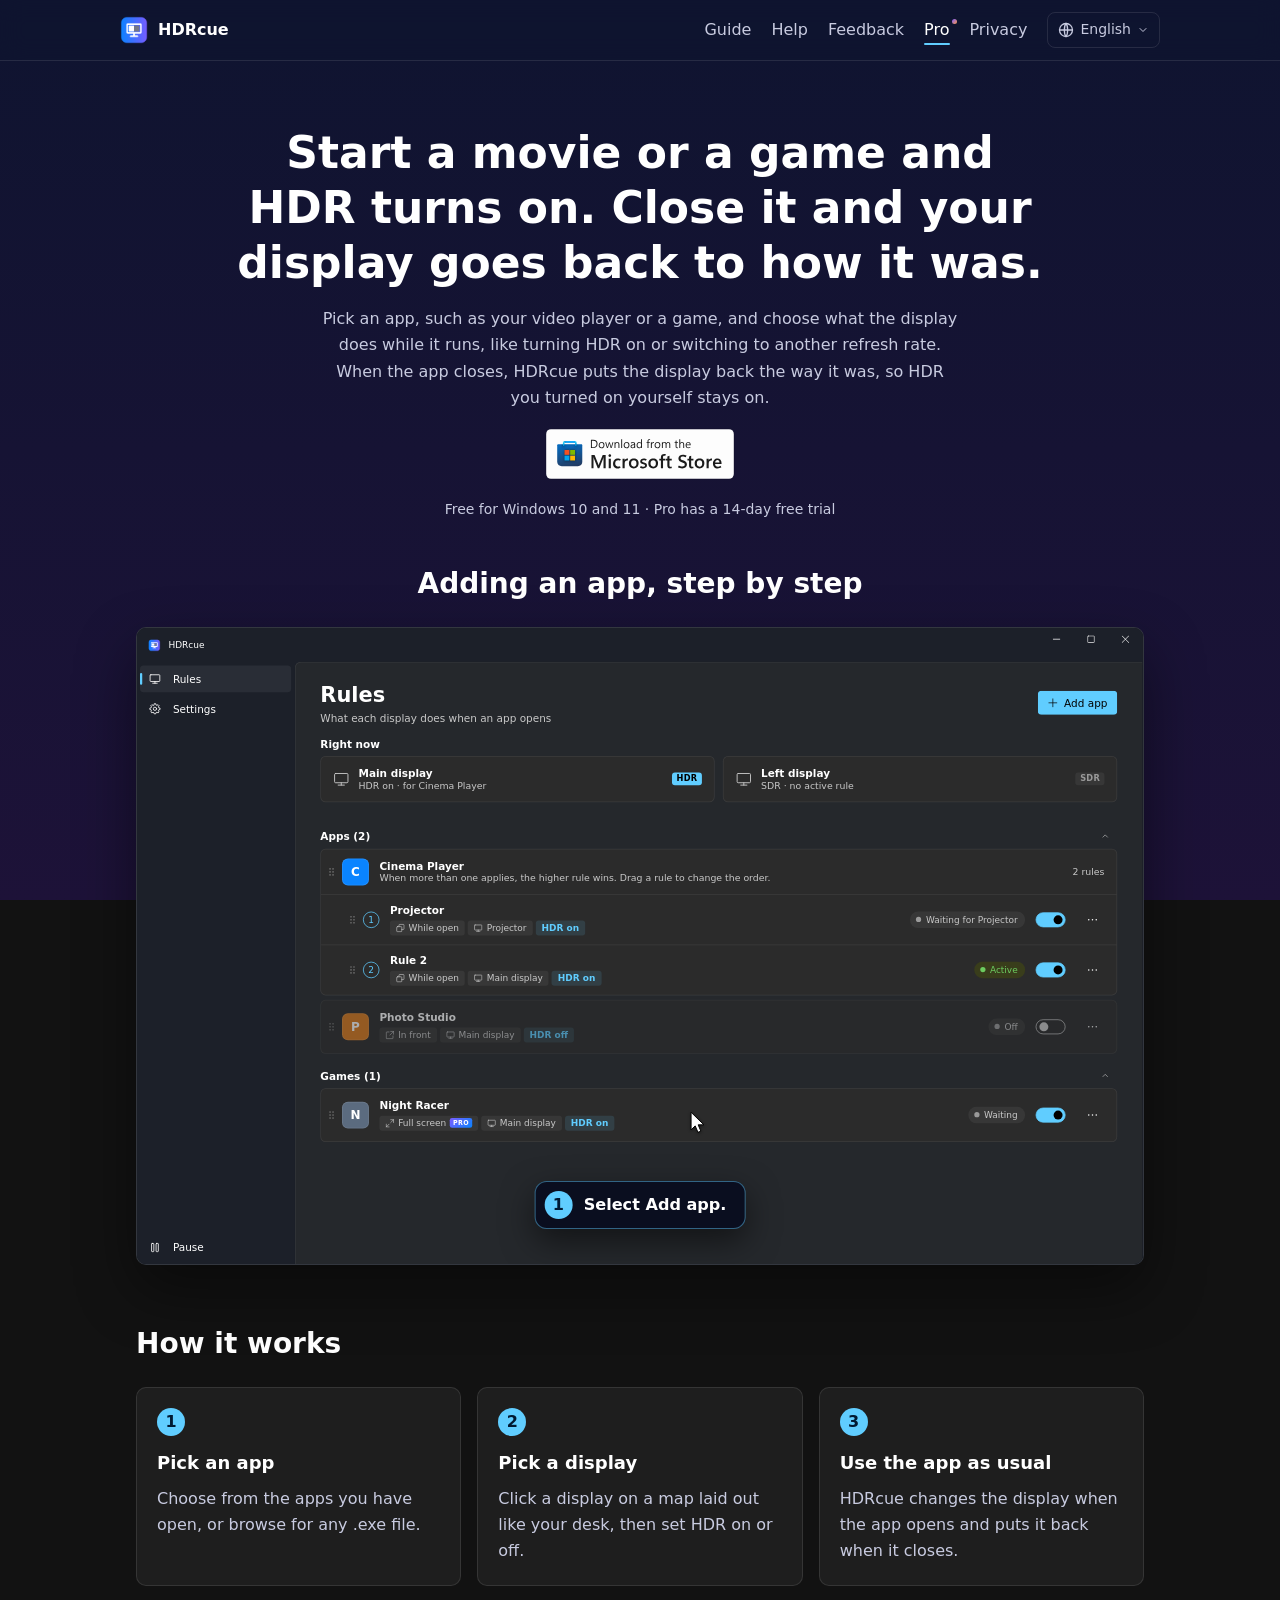
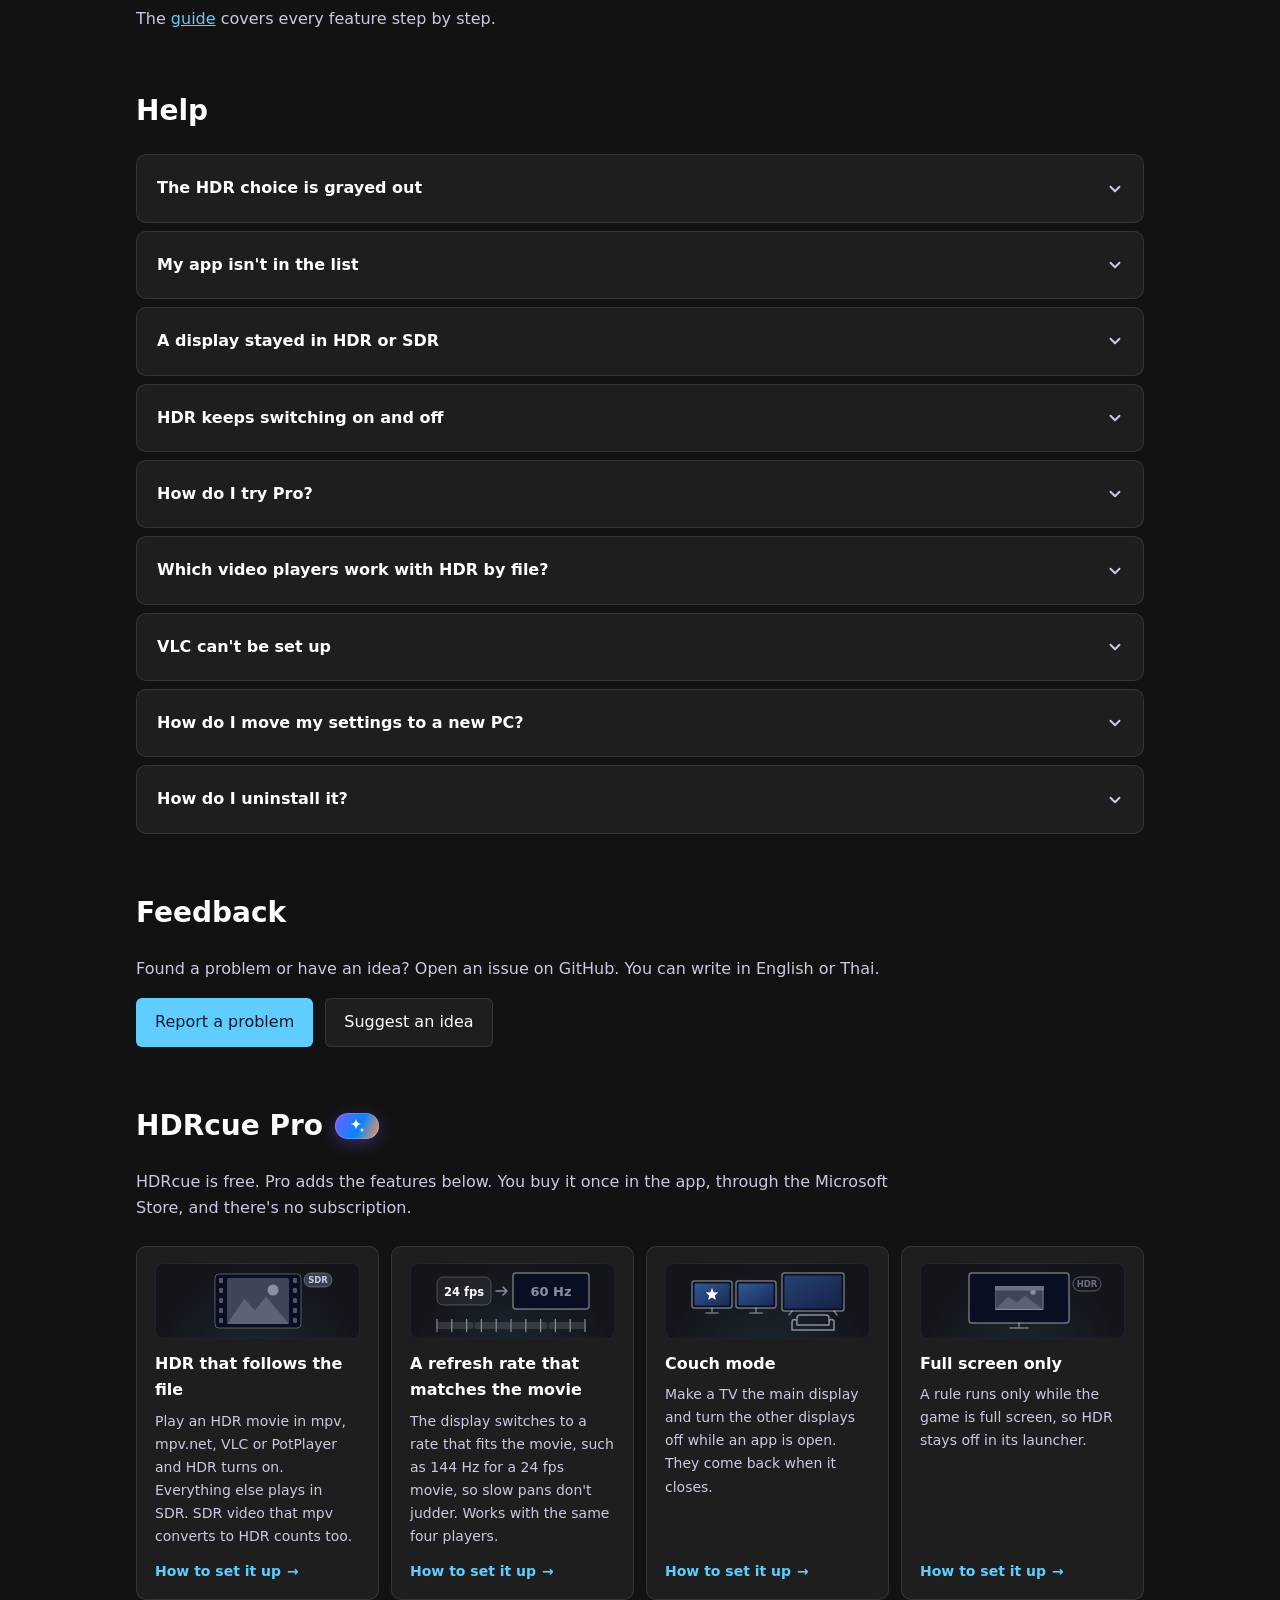
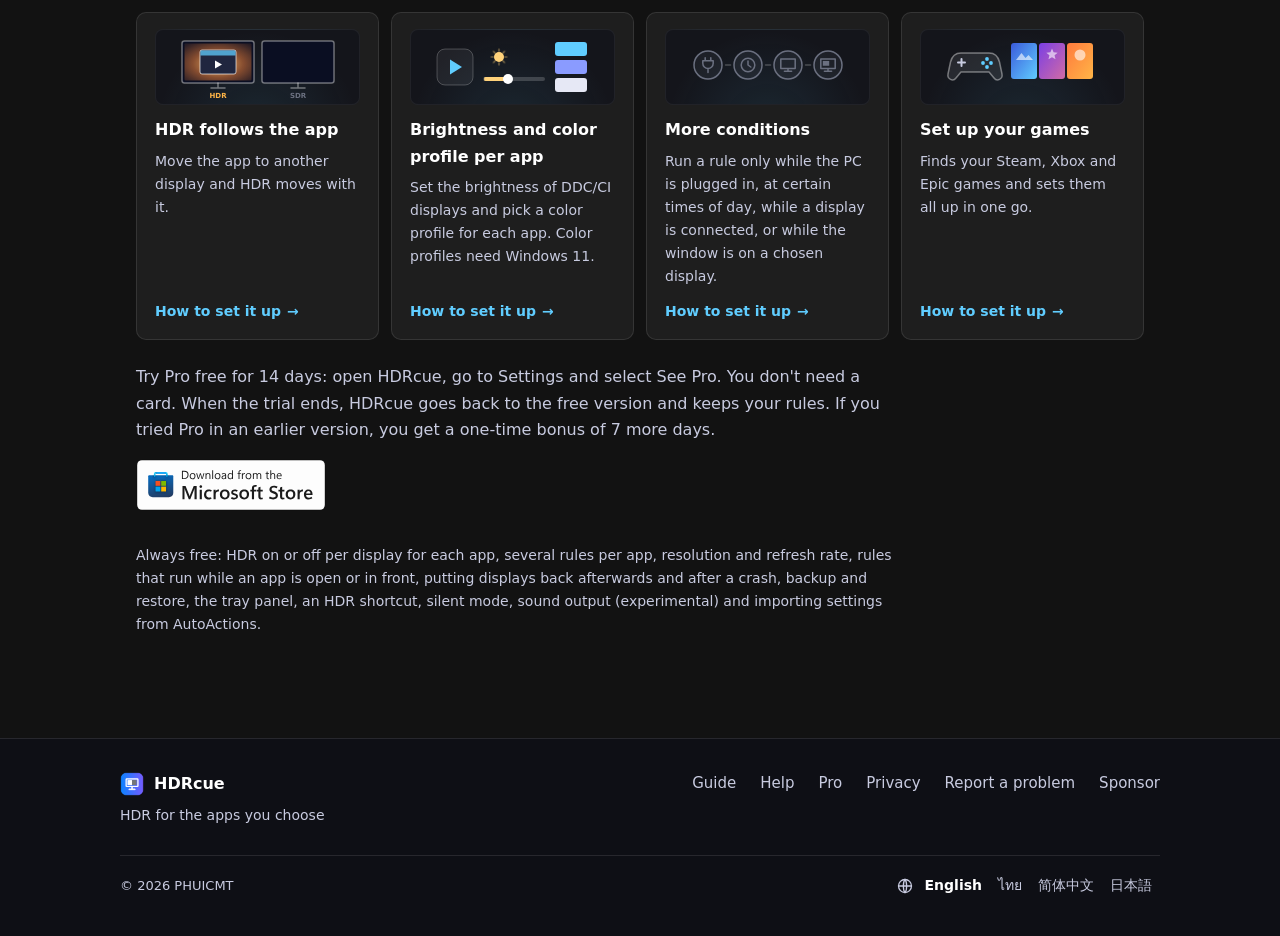
<file: index.html>
<!doctype html>
<html lang="en">
<head>
  <meta charset="utf-8">
  <meta name="viewport" content="width=device-width, initial-scale=1">
  <title>HDRcue</title>
  <meta name="description" content="HDRcue turns HDR on while your movie player or game is open, and puts the display back when it closes.">
  <link rel="icon" href="images/icon.png">
  <link rel="canonical" href="https://hdrcue.phu-space.com/">
  <meta name="theme-color" content="#0f1430">
  <script src="language.js?v=2"></script>
  <!-- The card chat apps and social sites show for a shared link. -->
  <meta property="og:type" content="website">
  <meta property="og:site_name" content="HDRcue">
  <meta property="og:title" content="HDRcue: HDR for the apps you choose">
  <meta property="og:description" content="Turns HDR on while your movie player or game is open, and puts the display back when it closes. For Windows 10 and 11.">
  <meta property="og:url" content="https://hdrcue.phu-space.com/">
  <meta property="og:image" content="https://hdrcue.phu-space.com/images/og.png">
  <meta property="og:image:width" content="1200">
  <meta property="og:image:height" content="630">
  <meta property="og:image:alt" content="The HDRcue window listing apps with their HDR rules">
  <meta name="twitter:card" content="summary_large_image">
  <!-- The guide used to be on this page. Its old links go to the same part of the guide page. -->
  <script>
    if (/^#(guide|pro-setup|pro-[a-z-]+|getting-started|add-app|rule-order|several-rules|players|backup)$/.test(location.hash)) {
      location.replace(`guide/${location.search}${location.hash}`);
    }
  </script>
  <link rel="stylesheet" href="fonts.css?v=1">
  <link rel="stylesheet" href="site.css?v=25">
</head>
<body data-root="./" data-page="home">
  <header class="top"></header>

  <main>
    <section class="hero">
      <h1 data-i18n="hero.title">Start a movie or a game and HDR turns on. Close it and your display goes back to how it was.</h1>
      <p data-i18n="hero.text"></p>
      <p><a class="store-badge" href="https://apps.microsoft.com/detail/9P06PWS591LH"><img src="images/ms-store-badge-light.svg" alt="Get it from the Microsoft Store" data-i18n-alt="openApp.store" width="161" height="44"></a></p>
      <p class="hero-note" data-i18n="hero.note">Free for Windows 10 and 11 · Pro has a 14-day free trial</p>
    </section>

    <!-- The app's window drawn in HTML, so it stays sharp at any size. demo/ clicks through
         adding an app by itself; site.js tells it to pause while it is off screen. -->
    <section id="tour" class="tour">
      <h2 data-i18n="tour.title">Adding an app, step by step</h2>
      <div class="stage">
        <iframe class="demo-frame" src="demo/?v=20" title="Demo of adding an app in HDRcue" data-i18n-title="tour.frame" loading="lazy"></iframe>
      </div>
    </section>

    <section>
      <h2 data-i18n="steps.title">How it works</h2>
      <div class="steps">
        <article><span class="number">1</span><h3 data-i18n="steps.1.title"></h3><p data-i18n="steps.1.text"></p></article>
        <article><span class="number">2</span><h3 data-i18n="steps.2.title"></h3><p data-i18n="steps.2.text"></p></article>
        <article><span class="number">3</span><h3 data-i18n="steps.3.title"></h3><p data-i18n="steps.3.text"></p></article>
      </div>
      <p class="guide-link" data-i18n-rich="steps.guide"></p>
    </section>

    <section id="help">
      <h2 data-i18n="help.title">Help</h2>
      <div class="questions" data-i18n-questions="help.items"></div>
    </section>

    <section id="feedback" class="feedback">
      <h2 data-i18n="feedback.title">Feedback</h2>
      <p data-i18n="feedback.text"></p>
      <div class="buttons">
        <a class="button primary" href="https://github.com/PHUICMT/hdrcue-support/issues/new?template=problem.yml" data-i18n="feedback.bug">Report a problem</a>
        <a class="button" href="https://github.com/PHUICMT/hdrcue-support/issues/new?template=idea.yml" data-i18n="feedback.idea">Suggest an idea</a>
      </div>
    </section>

    <!-- #sponsor was this section's old anchor; the empty span keeps old links landing here. -->
    <section id="pro" class="pro">
      <span id="sponsor" class="anchor"></span>
      <h2><span data-i18n="pro.title">HDRcue Pro</span><span class="pro-mark" aria-hidden="true"><svg viewBox="0 0 20 20" focusable="false"><path d="M9 2.5c.6 3.6 2 5 5.5 5.5-3.5.6-4.9 2-5.5 5.5-.6-3.5-2-4.9-5.5-5.5 3.5-.5 4.9-1.9 5.5-5.5z" fill="#fff"/><path d="M15 11.5c.3 1.7 1 2.4 2.6 2.6-1.6.3-2.3 1-2.6 2.6-.3-1.6-1-2.3-2.6-2.6 1.6-.2 2.3-.9 2.6-2.6z" fill="#fff" fill-opacity=".8"/></svg></span></h2>
      <p data-i18n="pro.text">HDRcue is free. Pro adds the features below. You buy it once in the app, through the Microsoft Store, and there's no subscription.</p>
      <div class="features" data-i18n-cards="pro.features"></div>
      <p data-i18n="pro.trial"></p>
      <p><a class="store-badge" href="https://apps.microsoft.com/detail/9P06PWS591LH"><img src="images/ms-store-badge-light.svg" alt="Get it from the Microsoft Store" data-i18n-alt="openApp.store" width="161" height="44"></a></p>
      <div class="open-app" data-open-app="hdrcue://pro" hidden></div>
      <p class="free-note" data-i18n="pro.free"></p>
    </section>
  </main>

  <footer class="bottom"></footer>
  <script src="layout.js?v=3"></script>
  <script src="open-app.js?v=1"></script>
  <script src="pro-art.js?v=2"></script>
  <script src="site.js?v=21"></script>
</body>
</html>
</file>
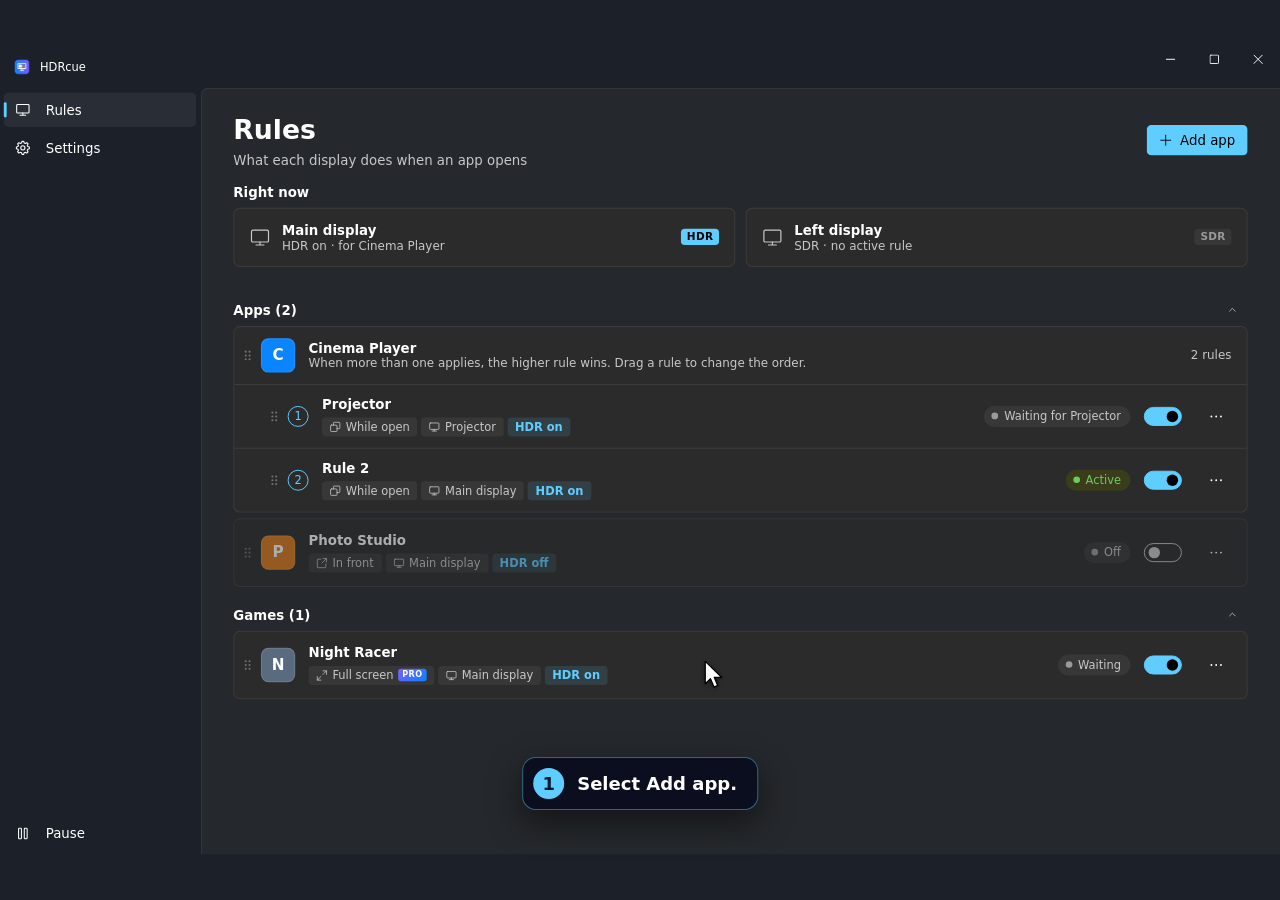
<file: demo/index.html>
<!doctype html>
<html lang="en">
<head>
  <meta charset="utf-8">
  <meta name="viewport" content="width=device-width, initial-scale=1">
  <title>HDRcue demo</title>
  <meta name="robots" content="noindex">
  <script src="../language.js?v=2"></script>
  <link rel="icon" href="../images/icon.png">
  <link rel="stylesheet" href="../fonts.css?v=1">
  <link rel="stylesheet" href="demo.css?v=18">
</head>
<body>
  <!-- The window is drawn for sighted visitors; the list below reads out the same steps. -->
  <ol class="sr-only" id="steps"></ol>

  <div class="frame" id="frame">
    <div class="stage" id="stage" aria-hidden="true">
      <div class="scene" id="scene">
        <div class="app-window" id="app-window"></div>
        <div class="pointer" id="pointer">
          <svg viewBox="0 0 17 25"><path d="M1 1v19.6l4.6-4.4 3.1 7.2 3.2-1.4-3-7h6.4z" fill="#ffffff" stroke="#000000" stroke-width="1.1" stroke-linejoin="round"/></svg>
        </div>
      </div>
    </div>
    <p class="bubble" id="bubble" aria-hidden="true"><span class="bubble-number"></span><span class="bubble-text"></span></p>
  </div>

  <!-- view.js asks for demo.css with its own ?v=, so keep the two numbers the same. -->
  <script src="view.js?v=18"></script>
  <script src="demo.js?v=15"></script>
</body>
</html>
</file>
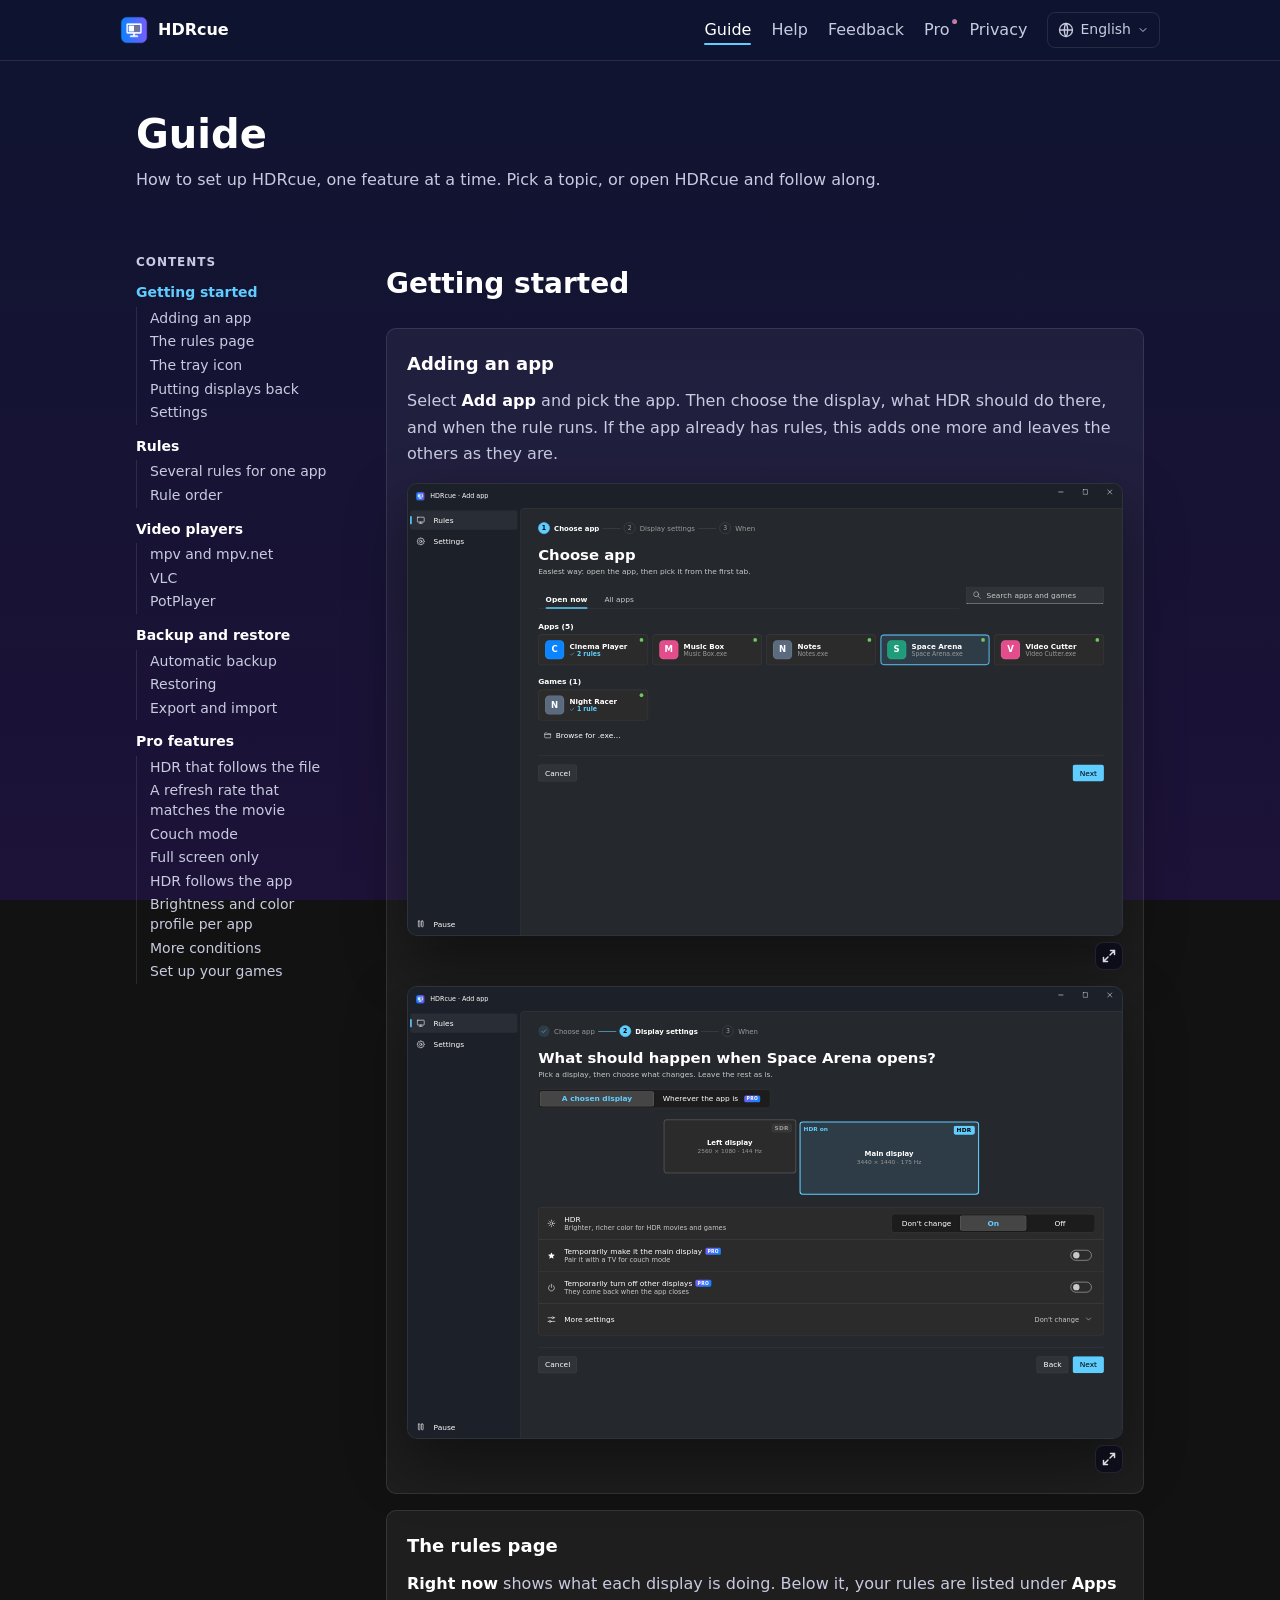
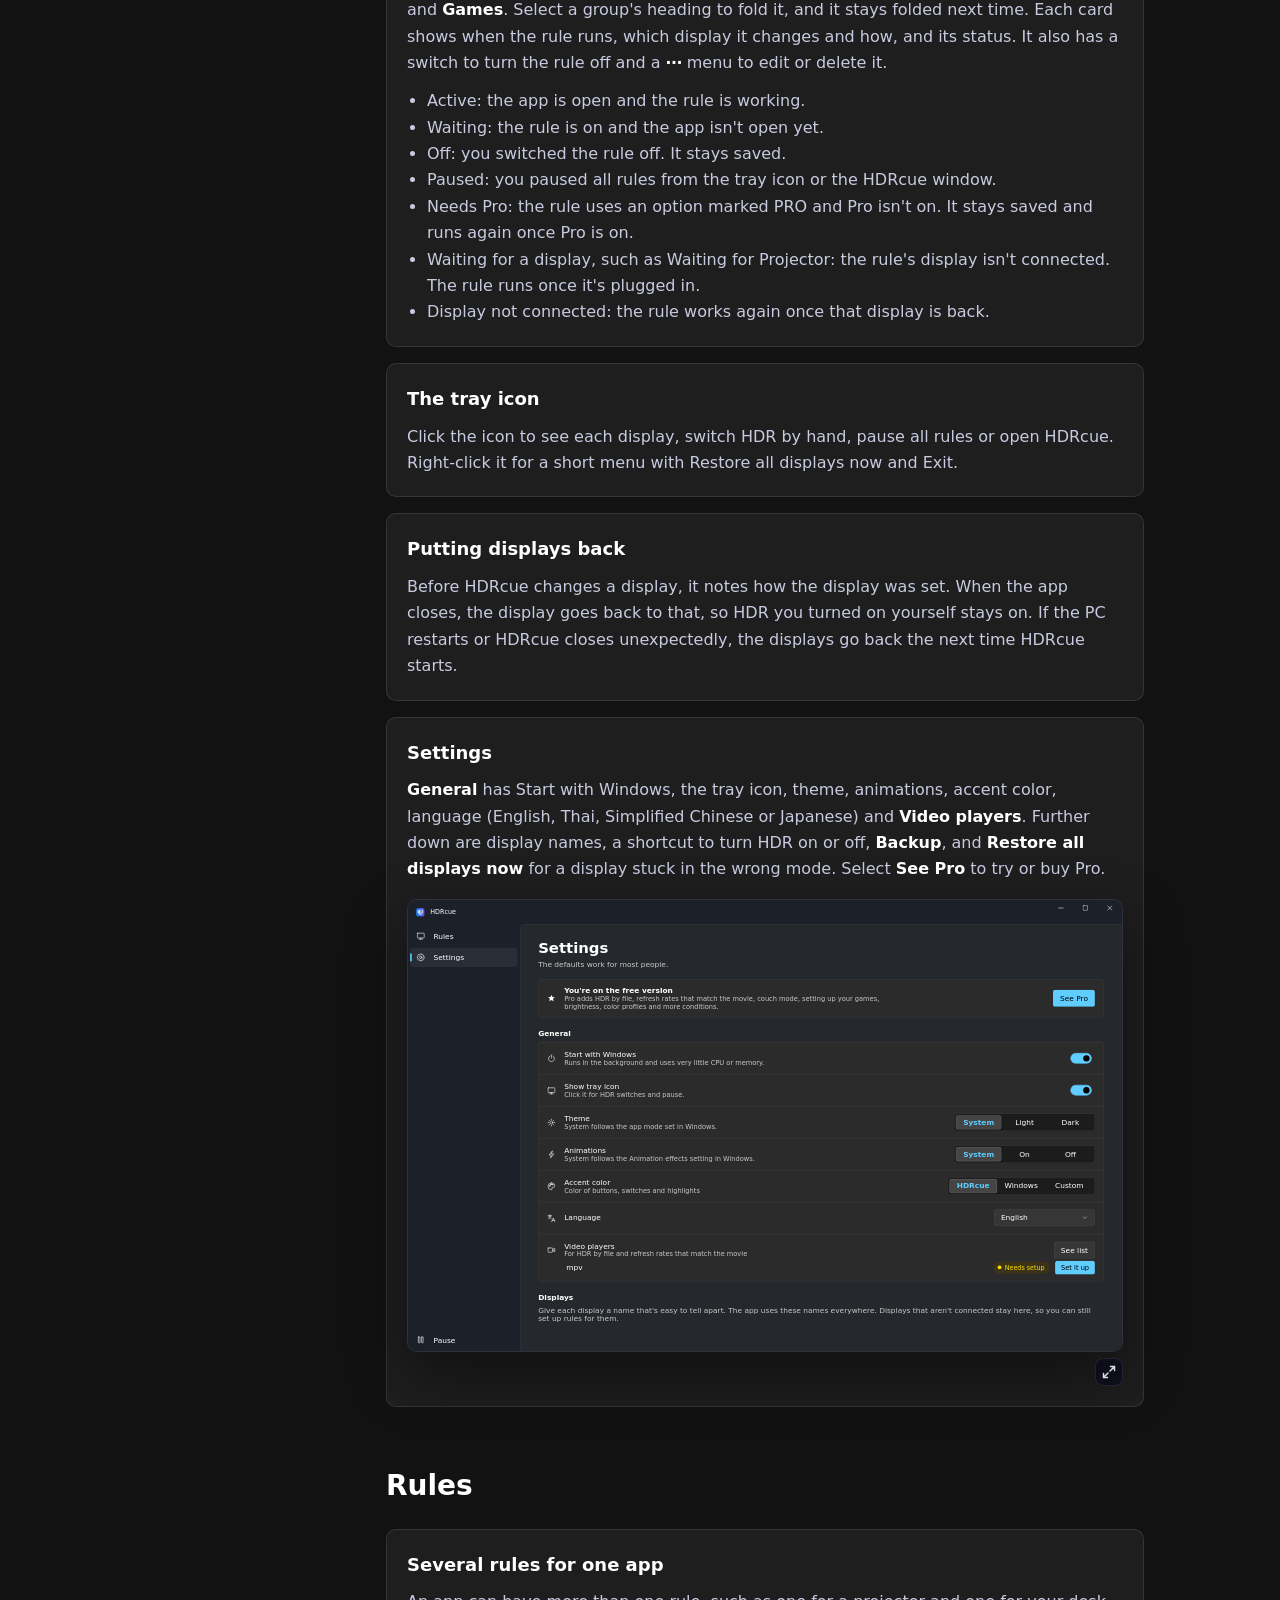
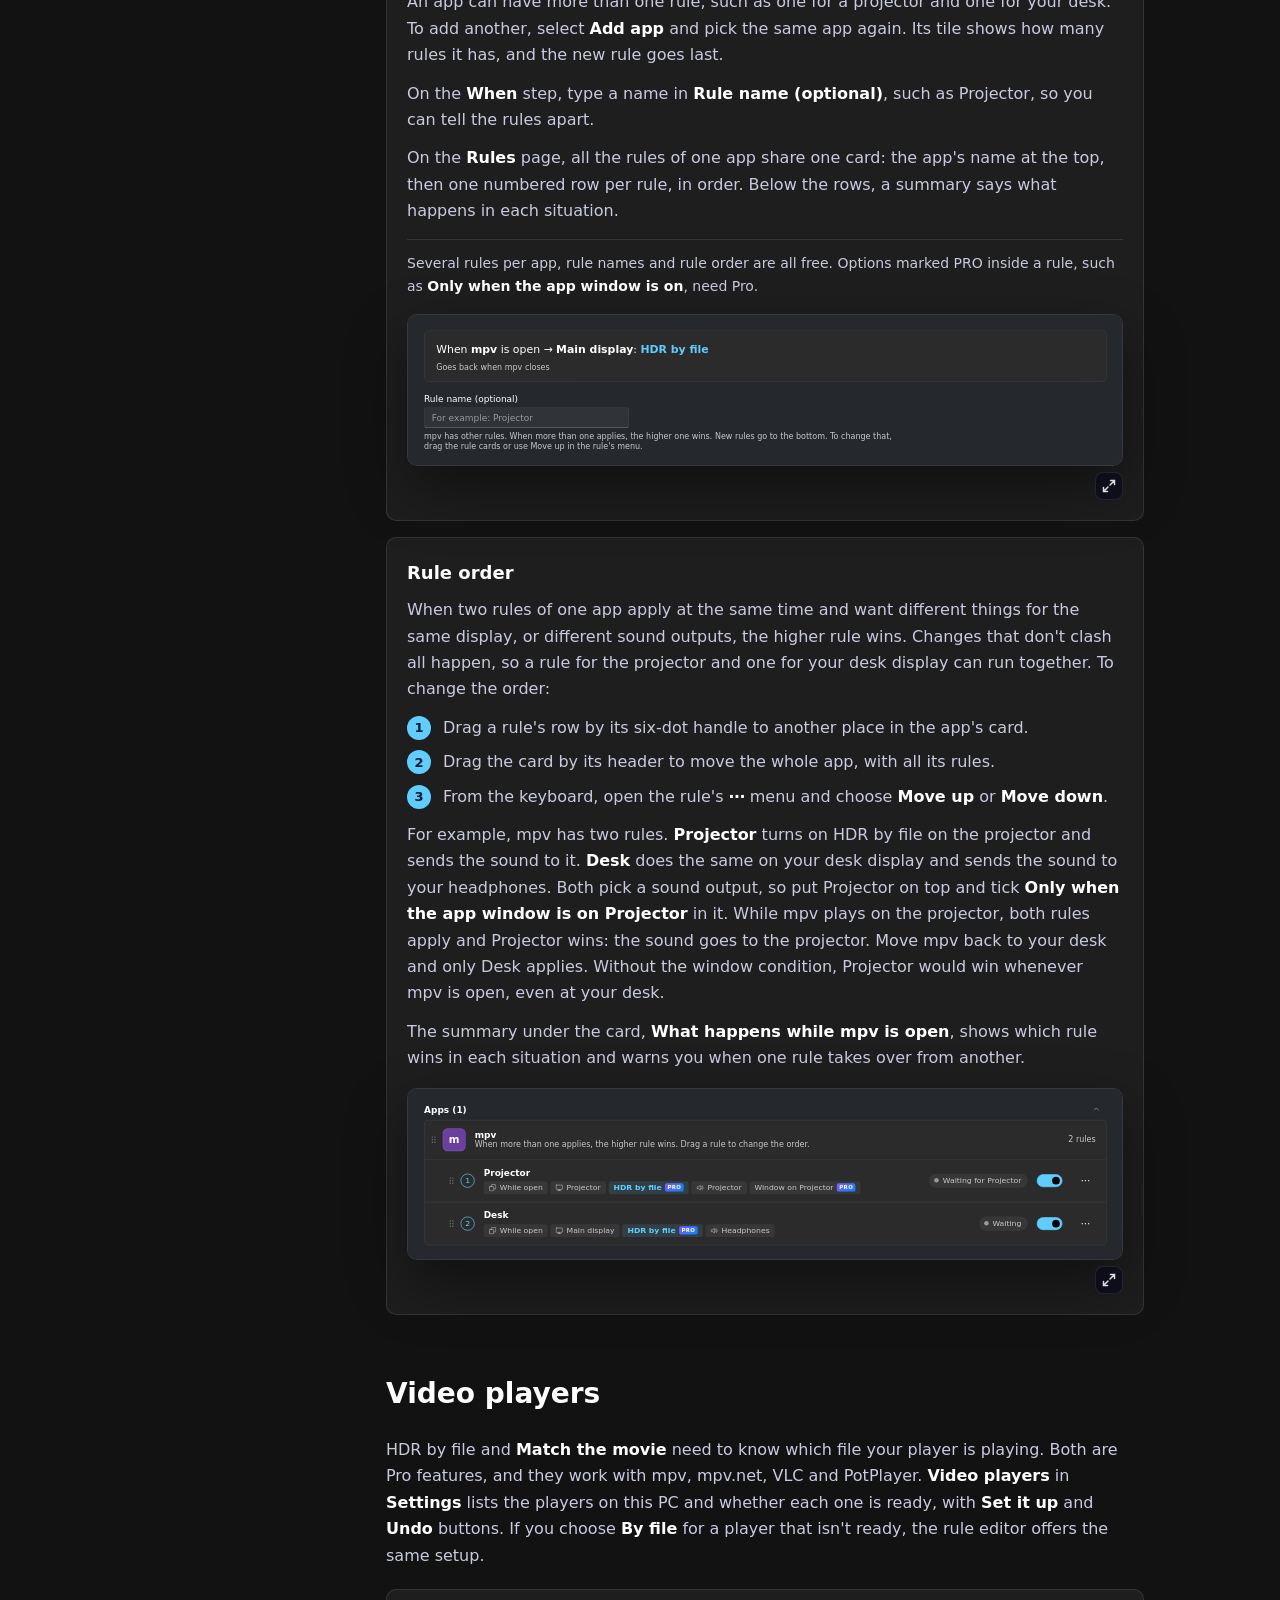
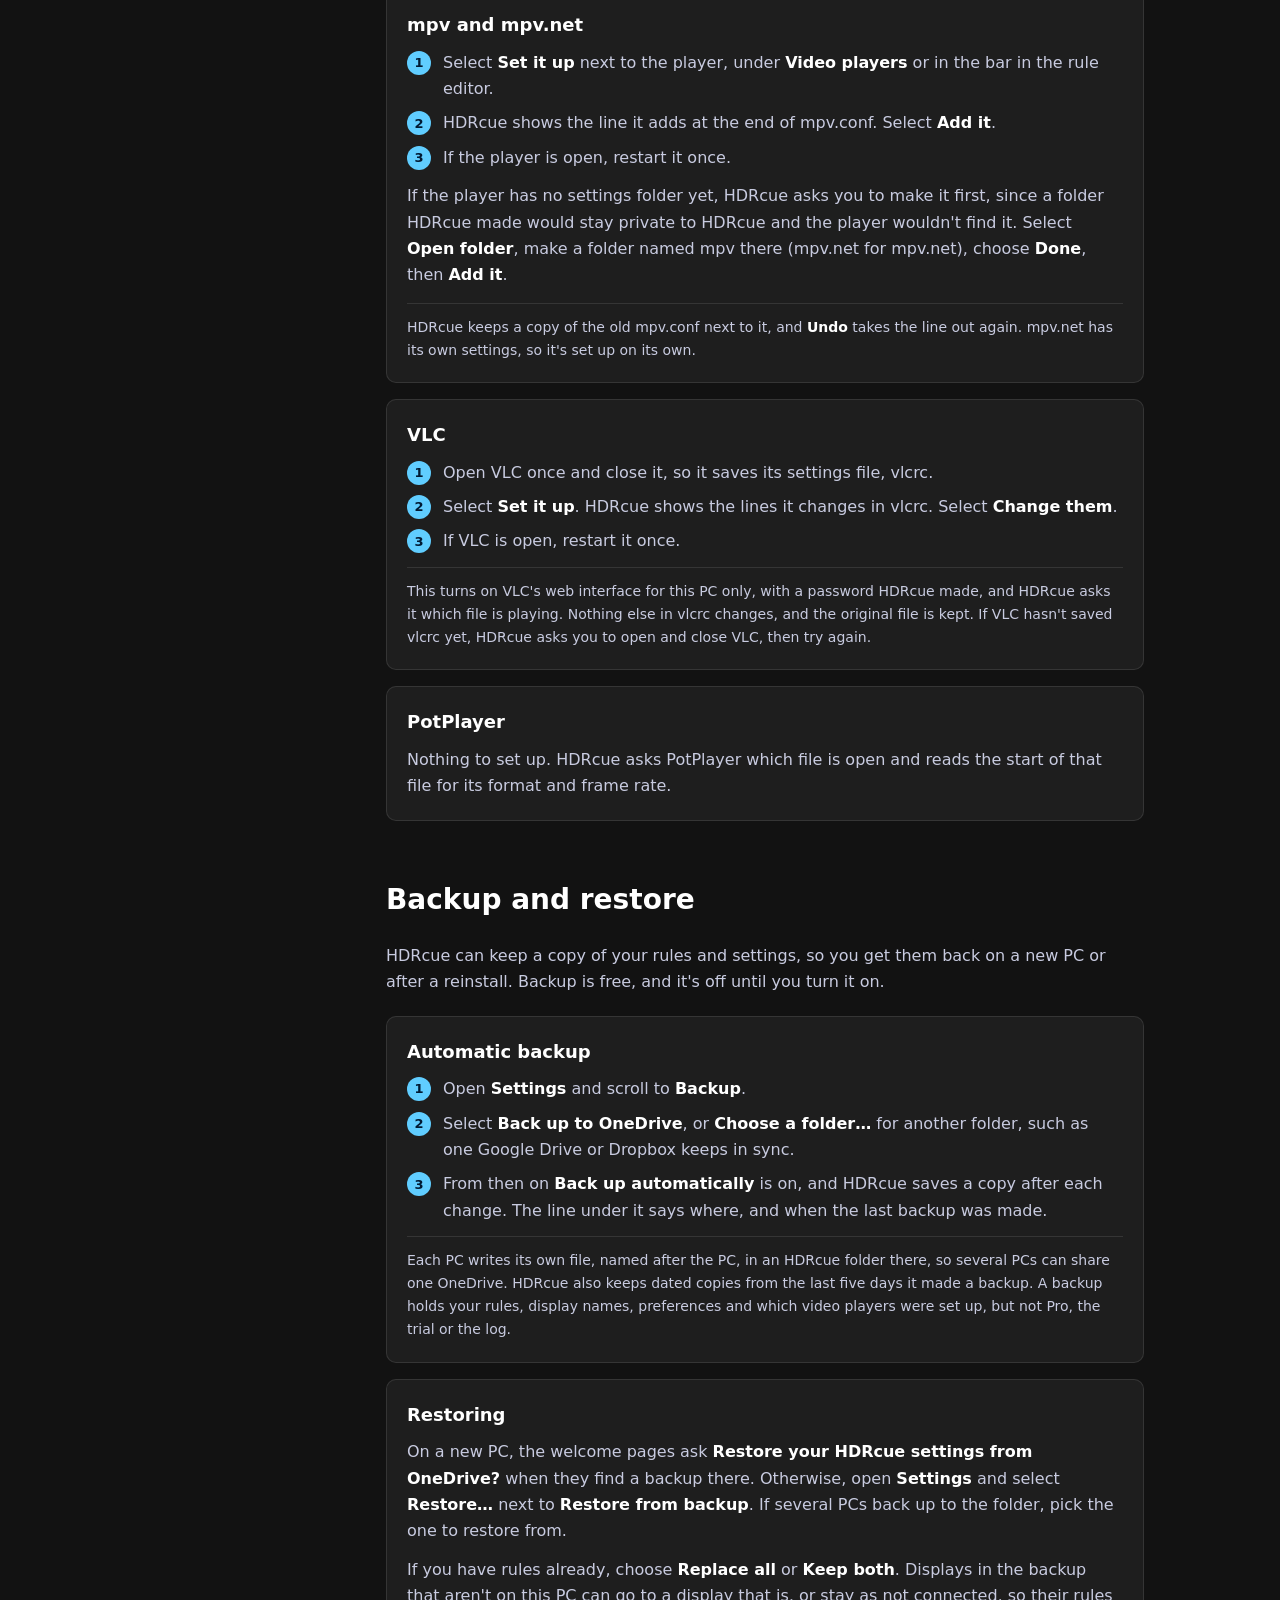
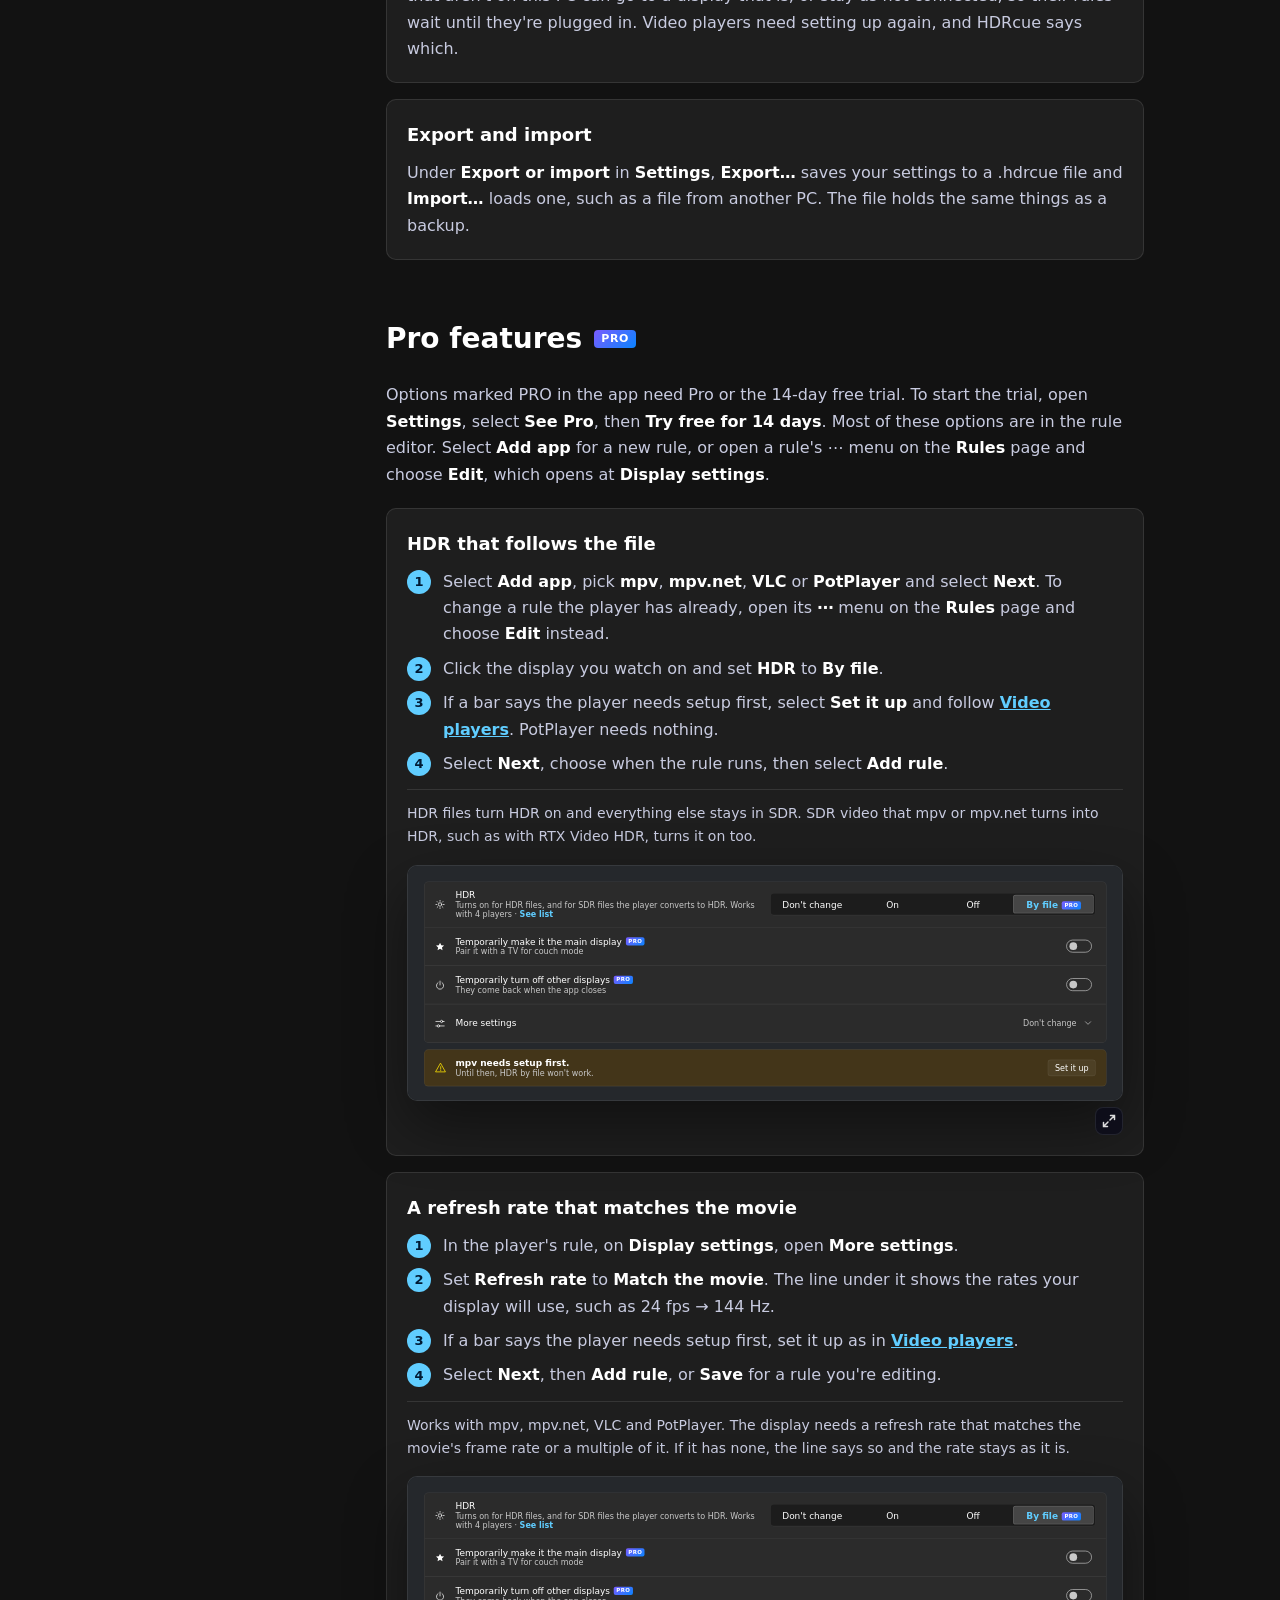
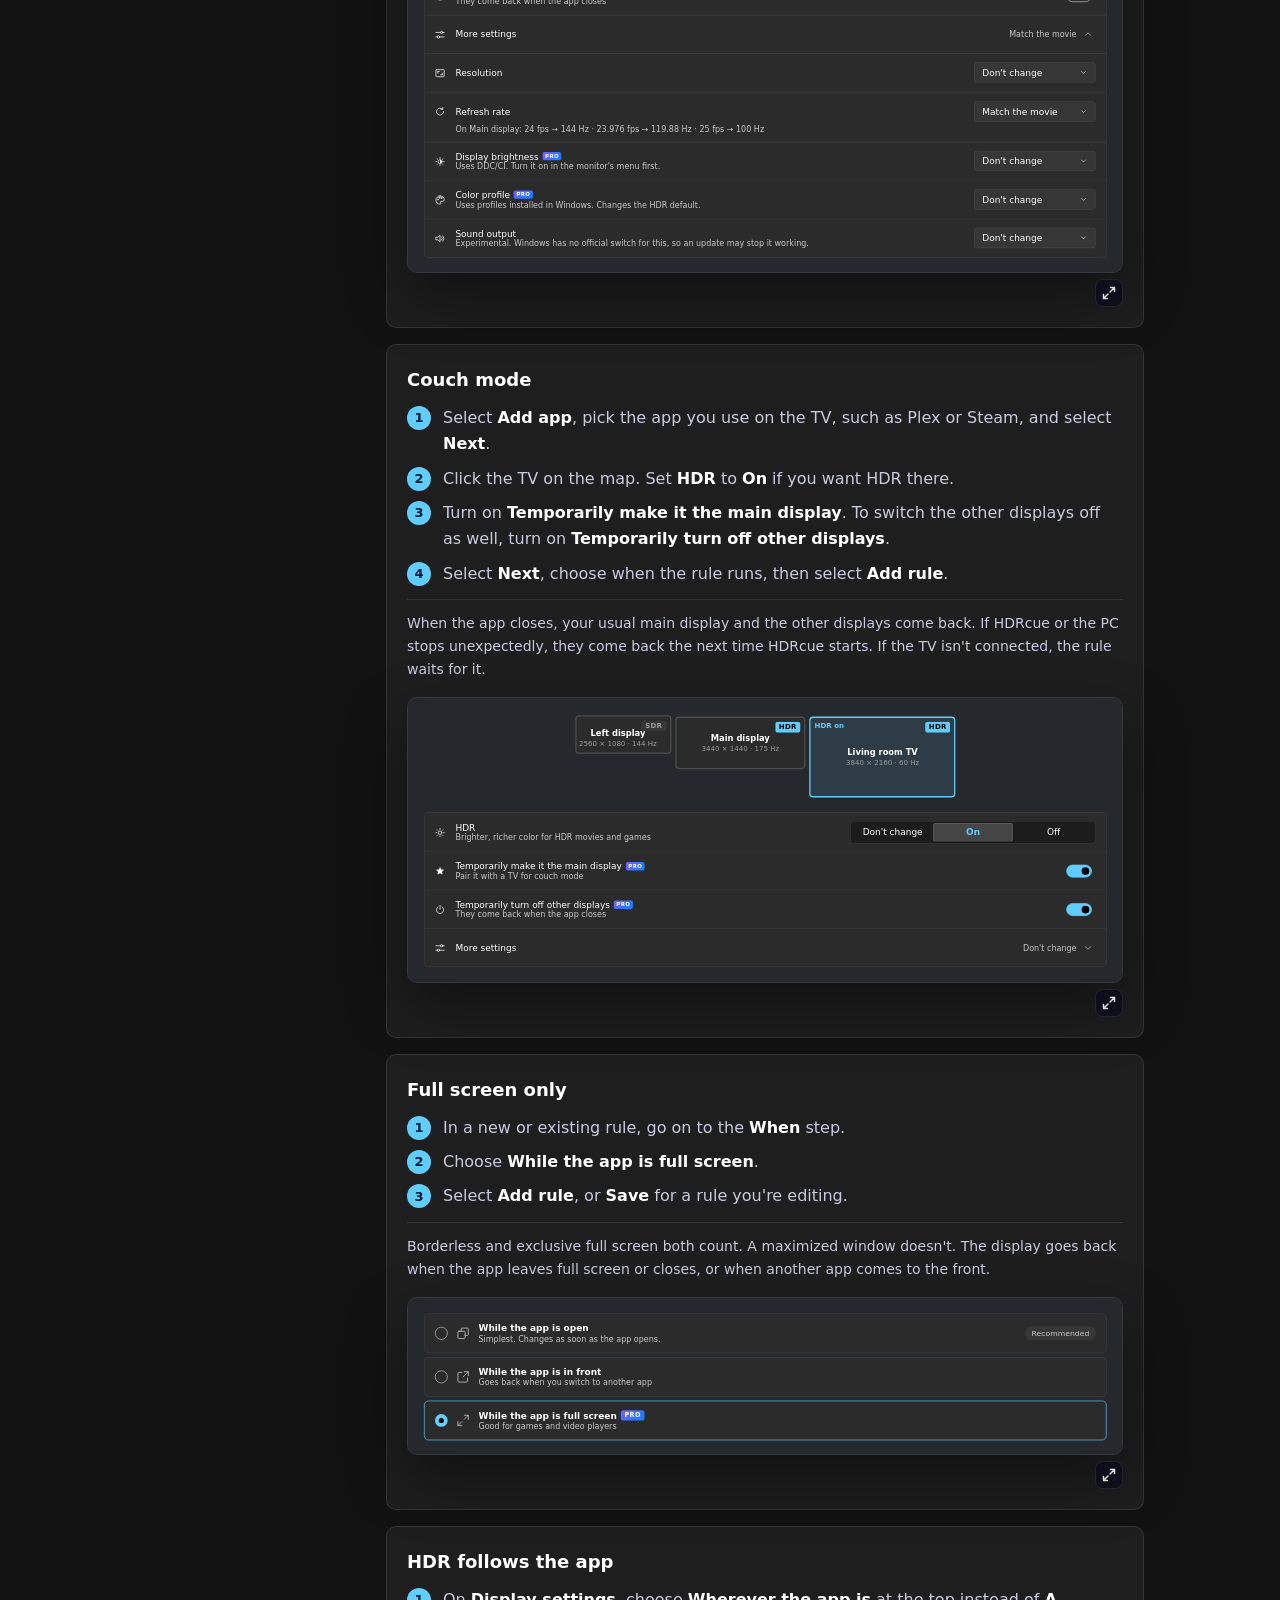
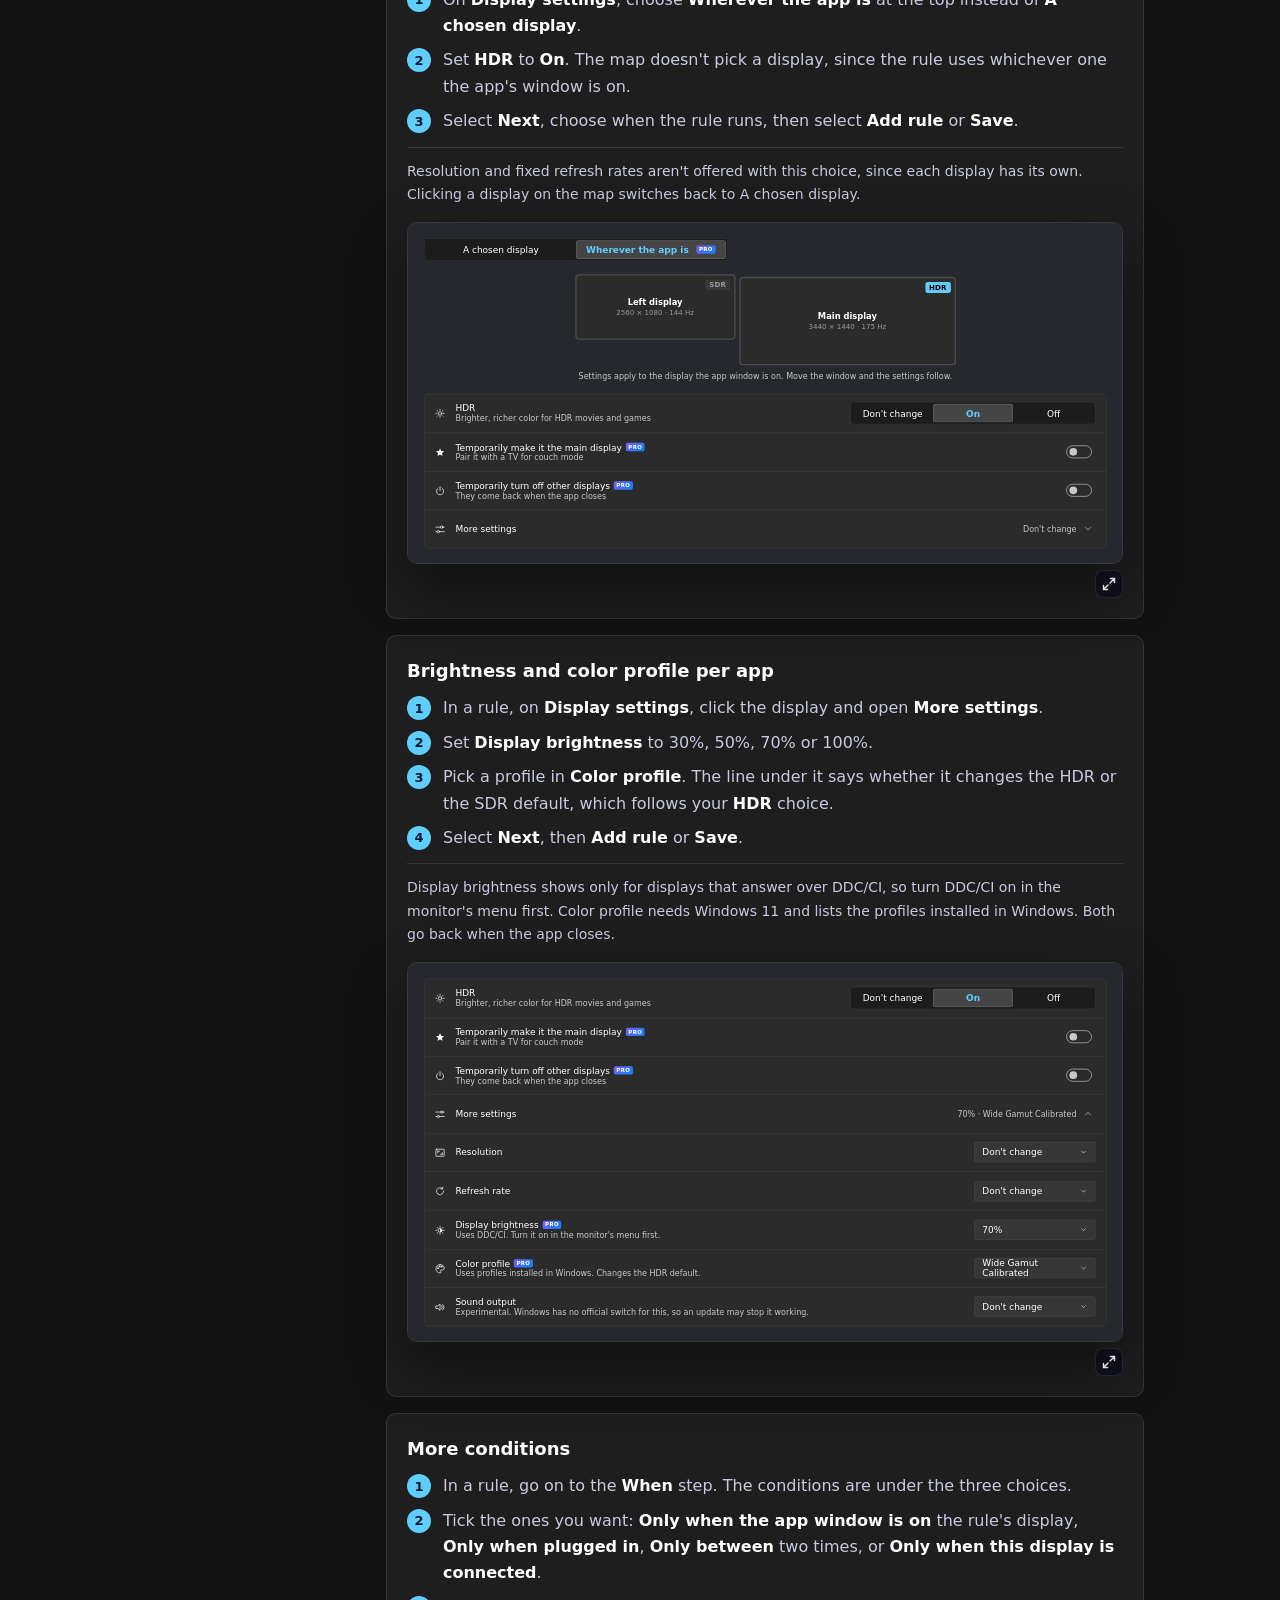
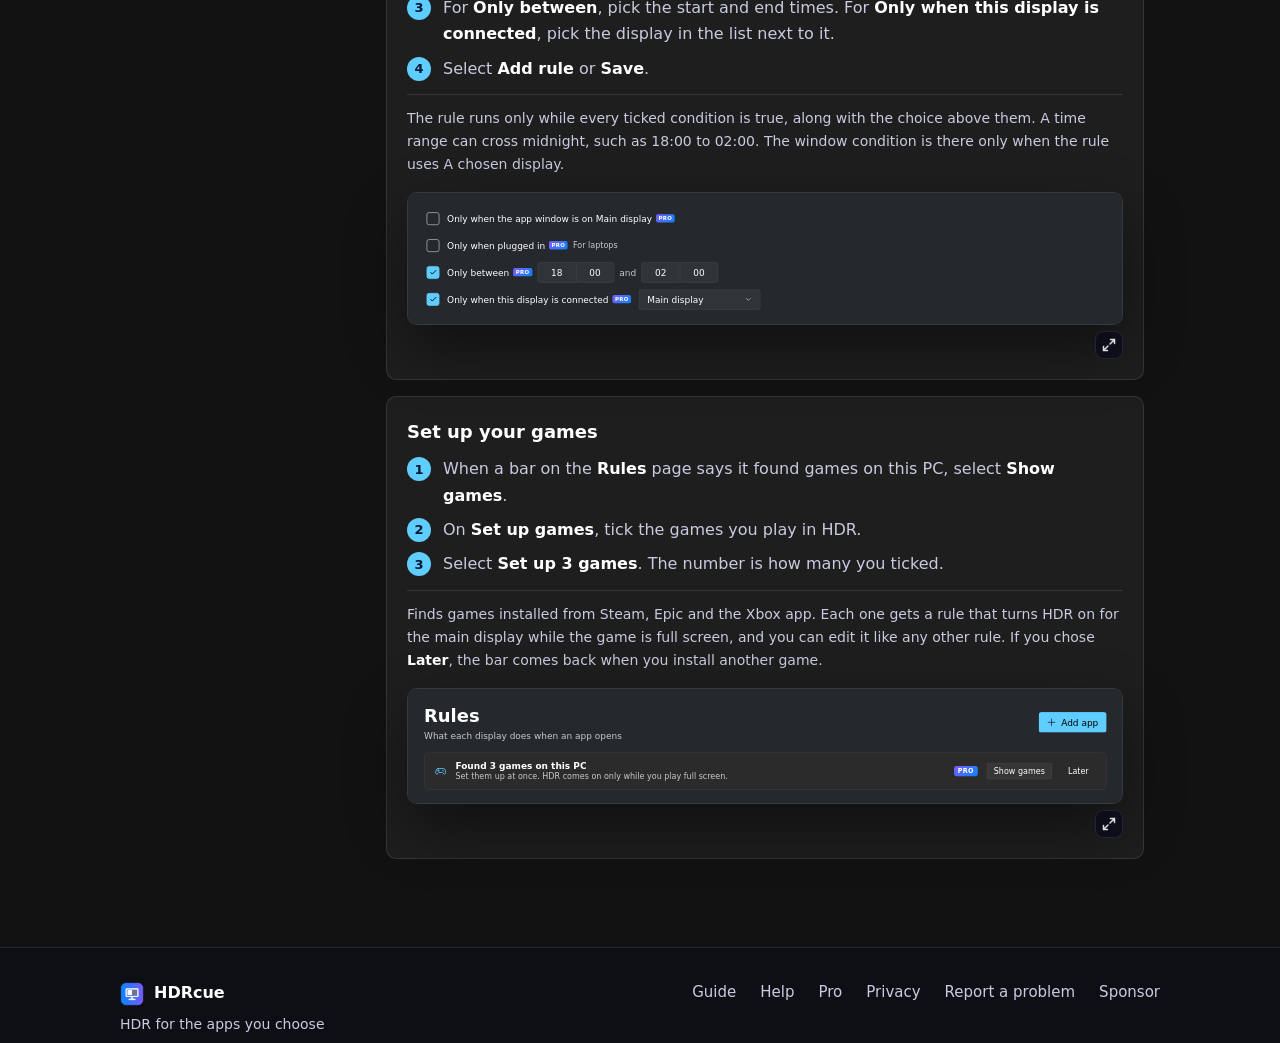
<file: guide/index.html>
<!doctype html>
<html lang="en">
<head>
  <meta charset="utf-8">
  <meta name="viewport" content="width=device-width, initial-scale=1">
  <title>HDRcue guide</title>
  <meta name="description" content="How to set up HDRcue, one feature at a time: rules, video players, backup and every Pro feature.">
  <link rel="icon" href="../images/icon.png">
  <link rel="canonical" href="https://hdrcue.phu-space.com/guide/">
  <meta name="theme-color" content="#0f1430">
  <script src="../language.js?v=2"></script>
  <meta property="og:type" content="website">
  <meta property="og:site_name" content="HDRcue">
  <meta property="og:title" content="HDRcue guide">
  <meta property="og:description" content="How to set up HDRcue, one feature at a time.">
  <meta property="og:url" content="https://hdrcue.phu-space.com/guide/">
  <meta property="og:image" content="https://hdrcue.phu-space.com/images/og.png">
  <meta property="og:image:width" content="1200">
  <meta property="og:image:height" content="630">
  <meta property="og:image:alt" content="The HDRcue window listing apps with their HDR rules">
  <meta name="twitter:card" content="summary_large_image">
  <link rel="stylesheet" href="../fonts.css?v=1">
  <link rel="stylesheet" href="../site.css?v=25">
</head>
<body data-root="../" data-page="guide">
  <header class="top"></header>

  <!-- On a phone, a bar under the header names the part being read and opens the contents as a
       sheet from the bottom (guide-contents.js). -->
  <button type="button" class="contents-bar" aria-haspopup="dialog" aria-controls="contents-sheet" aria-expanded="false">
    <span class="contents-bar-label" data-i18n="guide.contents">Contents</span>
    <span class="contents-bar-current"></span>
    <svg class="icon chevron" viewBox="0 0 16 16" aria-hidden="true"><path d="M4 6l4 4 4-4"/></svg>
  </button>

  <!-- The pictures are the app's pages drawn by demo/view.js, standing still, or strips of
       them. The app links to the ids here, so keep them as they are. -->
  <main class="guide-page">
    <div class="guide-intro">
      <span id="guide" class="anchor"></span>
      <h1 data-i18n="guide.title">Guide</h1>
      <p class="section-lead" data-i18n="guide.lead"></p>
      <div class="open-app" data-open-app="hdrcue://rules" hidden></div>
    </div>

    <!-- On a phone: a card for each group of the contents, made from the list below. -->
    <nav class="contents-cards" aria-labelledby="contents-cards-title">
      <h2 id="contents-cards-title" class="contents-label" data-i18n="guide.contents">Contents</h2>
      <ul></ul>
    </nav>

    <div class="guide-layout">
      <nav class="guide-contents" id="contents" aria-labelledby="contents-title">
        <h2 id="contents-title" class="contents-label" data-i18n="guide.contents">Contents</h2>
        <ul class="contents-list">
          <li><a href="#getting-started" data-i18n="guide.start.title">Getting started</a>
            <ul>
              <li><a href="#add-app" data-i18n="guide.add.title">Adding an app</a></li>
              <li><a href="#rules-page" data-i18n="guide.rules.title">The rules page</a></li>
              <li><a href="#tray" data-i18n="guide.tray.title">The tray icon</a></li>
              <li><a href="#restore" data-i18n="guide.restore.title">Putting displays back</a></li>
              <li><a href="#settings" data-i18n="guide.settings.title">Settings</a></li>
            </ul>
          </li>
          <li><a href="#rules" data-i18n="guide.rulesPart.title">Rules</a>
            <ul>
              <li><a href="#several-rules" data-i18n="guide.several.title">Several rules for one app</a></li>
              <li><a href="#rule-order" data-i18n="guide.order.title">Rule order</a></li>
            </ul>
          </li>
          <li><a href="#players" data-i18n="guide.players.title">Video players</a>
            <ul>
              <li><a href="#mpv" data-i18n="guide.mpv.title">mpv and mpv.net</a></li>
              <li><a href="#vlc" data-i18n="guide.vlc.title">VLC</a></li>
              <li><a href="#potplayer" data-i18n="guide.potplayer.title">PotPlayer</a></li>
            </ul>
          </li>
          <li><a href="#backup" data-i18n="guide.backup.title">Backup and restore</a>
            <ul>
              <li><a href="#backup-auto" data-i18n="guide.backupAuto.title">Automatic backup</a></li>
              <li><a href="#backup-restore" data-i18n="guide.backupRestore.title">Restoring</a></li>
              <li><a href="#backup-export" data-i18n="guide.backupExport.title">Export and import</a></li>
            </ul>
          </li>
          <li><a href="#pro-setup" data-i18n="guide.pro.title">Pro features</a>
            <ul>
              <li><a href="#pro-hdr-by-file" data-i18n="guide.pro.hdrFile.title">HDR that follows the file</a></li>
              <li><a href="#pro-refresh" data-i18n="guide.pro.refresh.title">A refresh rate that matches the movie</a></li>
              <li><a href="#pro-couch" data-i18n="guide.pro.couch.title">Couch mode</a></li>
              <li><a href="#pro-full-screen" data-i18n="guide.pro.fullScreen.title">Full screen only</a></li>
              <li><a href="#pro-follow" data-i18n="guide.pro.follow.title">HDR follows the app</a></li>
              <li><a href="#pro-brightness" data-i18n="guide.pro.brightness.title">Brightness and color profile per app</a></li>
              <li><a href="#pro-conditions" data-i18n="guide.pro.conditions.title">More conditions</a></li>
              <li><a href="#pro-games" data-i18n="guide.pro.games.title">Set up your games</a></li>
            </ul>
          </li>
        </ul>
      </nav>

      <div class="guide-sections">
        <section id="getting-started" class="guide-section">
          <h2 data-i18n="guide.start.title">Getting started</h2>
          <div class="guide">
            <article id="add-app">
              <h3 data-i18n="guide.add.title">Adding an app</h3>
              <p data-i18n-rich="guide.add.text"></p>
              <div class="open-app" data-open-app="hdrcue://add-app" hidden></div>
              <div class="shot small window" data-window="choose" aria-hidden="true" inert></div>
              <div class="shot small window" data-window="display" aria-hidden="true" inert></div>
            </article>
            <article id="rules-page">
              <h3 data-i18n="guide.rules.title">The rules page</h3>
              <p data-i18n-rich="guide.rules.text"></p>
              <ul data-i18n-list="guide.rules.status"></ul>
            </article>
            <article id="tray">
              <h3 data-i18n="guide.tray.title">The tray icon</h3>
              <p data-i18n="guide.tray.text"></p>
            </article>
            <article id="restore">
              <h3 data-i18n="guide.restore.title">Putting displays back</h3>
              <p data-i18n="guide.restore.text"></p>
            </article>
            <article id="settings">
              <h3 data-i18n="guide.settings.title">Settings</h3>
              <p data-i18n-rich="guide.settings.text"></p>
              <div class="shot small window" data-window="settings" aria-hidden="true" inert></div>
            </article>
          </div>
          <a class="back-to-contents" href="#contents" data-i18n="guide.backToContents">Back to contents</a>
        </section>

        <section id="rules" class="guide-section">
          <h2 data-i18n="guide.rulesPart.title">Rules</h2>
          <div class="guide">
            <article id="several-rules">
              <h3 data-i18n="guide.several.title">Several rules for one app</h3>
              <p data-i18n-rich="guide.several.text"></p>
              <p data-i18n-rich="guide.several.name"></p>
              <p data-i18n-rich="guide.several.card"></p>
              <p class="needs" data-i18n-rich="guide.several.note"></p>
              <div class="shot small window" data-window="rule-name" aria-hidden="true" inert></div>
            </article>
            <article id="rule-order">
              <h3 data-i18n="guide.order.title">Rule order</h3>
              <p data-i18n-rich="guide.order.text"></p>
              <ol class="how" data-i18n-steps="guide.order.steps"></ol>
              <p data-i18n-rich="guide.order.example"></p>
              <p data-i18n-rich="guide.order.summary"></p>
              <div class="shot small window" data-window="rule-order" aria-hidden="true" inert></div>
            </article>
          </div>
          <a class="back-to-contents" href="#contents" data-i18n="guide.backToContents">Back to contents</a>
        </section>

        <section id="players" class="guide-section">
          <h2 data-i18n="guide.players.title">Video players</h2>
          <p class="section-lead" data-i18n-rich="guide.players.text"></p>
          <div class="open-app" data-open-app="hdrcue://players" hidden></div>
          <div class="guide">
            <article id="mpv">
              <h3 data-i18n="guide.mpv.title">mpv and mpv.net</h3>
              <ol class="how" data-i18n-steps="guide.mpv.steps"></ol>
              <p data-i18n-rich="guide.mpv.folder"></p>
              <p class="needs" data-i18n-rich="guide.mpv.note"></p>
            </article>
            <article id="vlc">
              <h3 data-i18n="guide.vlc.title">VLC</h3>
              <ol class="how" data-i18n-steps="guide.vlc.steps"></ol>
              <p class="needs" data-i18n-rich="guide.vlc.note"></p>
            </article>
            <article id="potplayer">
              <h3 data-i18n="guide.potplayer.title">PotPlayer</h3>
              <p data-i18n="guide.potplayer.text"></p>
            </article>
          </div>
          <a class="back-to-contents" href="#contents" data-i18n="guide.backToContents">Back to contents</a>
        </section>

        <section id="backup" class="guide-section">
          <h2 data-i18n="guide.backup.title">Backup and restore</h2>
          <p class="section-lead" data-i18n-rich="guide.backup.text"></p>
          <div class="open-app" data-open-app="hdrcue://settings/backup" hidden></div>
          <div class="guide">
            <article id="backup-auto">
              <h3 data-i18n="guide.backupAuto.title">Automatic backup</h3>
              <ol class="how" data-i18n-steps="guide.backupAuto.steps"></ol>
              <p class="needs" data-i18n-rich="guide.backupAuto.note"></p>
            </article>
            <article id="backup-restore">
              <h3 data-i18n="guide.backupRestore.title">Restoring</h3>
              <p data-i18n-rich="guide.backupRestore.text"></p>
              <p data-i18n-rich="guide.backupRestore.more"></p>
            </article>
            <article id="backup-export">
              <h3 data-i18n="guide.backupExport.title">Export and import</h3>
              <p data-i18n-rich="guide.backupExport.text"></p>
            </article>
          </div>
          <a class="back-to-contents" href="#contents" data-i18n="guide.backToContents">Back to contents</a>
        </section>

        <!-- One part per Pro card on the home page, in the same order; the cards link here. -->
        <section id="pro-setup" class="guide-section">
          <h2 class="heading-with-badge"><span data-i18n="guide.pro.title">Pro features</span><span class="pro-badge" aria-hidden="true">PRO</span></h2>
          <p class="section-lead" data-i18n-rich="guide.pro.text"></p>
          <div class="open-app" data-open-app="hdrcue://pro" hidden></div>
          <div class="guide">
            <article id="pro-hdr-by-file">
              <h3 data-i18n="guide.pro.hdrFile.title">HDR that follows the file</h3>
              <ol class="how" data-i18n-steps="guide.pro.hdrFile.steps"></ol>
              <p class="needs" data-i18n-rich="guide.pro.hdrFile.note"></p>
              <div class="shot small window" data-window="hdr-file" aria-hidden="true" inert></div>
            </article>
            <article id="pro-refresh">
              <h3 data-i18n="guide.pro.refresh.title">A refresh rate that matches the movie</h3>
              <ol class="how" data-i18n-steps="guide.pro.refresh.steps"></ol>
              <p class="needs" data-i18n-rich="guide.pro.refresh.note"></p>
              <div class="shot small window" data-window="refresh" aria-hidden="true" inert></div>
            </article>
            <article id="pro-couch">
              <h3 data-i18n="guide.pro.couch.title">Couch mode</h3>
              <ol class="how" data-i18n-steps="guide.pro.couch.steps"></ol>
              <p class="needs" data-i18n-rich="guide.pro.couch.note"></p>
              <div class="shot small window" data-window="couch" aria-hidden="true" inert></div>
            </article>
            <article id="pro-full-screen">
              <h3 data-i18n="guide.pro.fullScreen.title">Full screen only</h3>
              <ol class="how" data-i18n-steps="guide.pro.fullScreen.steps"></ol>
              <p class="needs" data-i18n-rich="guide.pro.fullScreen.note"></p>
              <div class="shot small window" data-window="full-screen" aria-hidden="true" inert></div>
            </article>
            <article id="pro-follow">
              <h3 data-i18n="guide.pro.follow.title">HDR follows the app</h3>
              <ol class="how" data-i18n-steps="guide.pro.follow.steps"></ol>
              <p class="needs" data-i18n-rich="guide.pro.follow.note"></p>
              <div class="shot small window" data-window="follow" aria-hidden="true" inert></div>
            </article>
            <article id="pro-brightness">
              <h3 data-i18n="guide.pro.brightness.title">Brightness and color profile per app</h3>
              <ol class="how" data-i18n-steps="guide.pro.brightness.steps"></ol>
              <p class="needs" data-i18n-rich="guide.pro.brightness.note"></p>
              <div class="shot small window" data-window="brightness" aria-hidden="true" inert></div>
            </article>
            <article id="pro-conditions">
              <h3 data-i18n="guide.pro.conditions.title">More conditions</h3>
              <ol class="how" data-i18n-steps="guide.pro.conditions.steps"></ol>
              <p class="needs" data-i18n-rich="guide.pro.conditions.note"></p>
              <div class="shot small window" data-window="conditions" aria-hidden="true" inert></div>
            </article>
            <article id="pro-games">
              <h3 data-i18n="guide.pro.games.title">Set up your games</h3>
              <ol class="how" data-i18n-steps="guide.pro.games.steps"></ol>
              <p class="needs" data-i18n-rich="guide.pro.games.note"></p>
              <div class="open-app" data-open-app="hdrcue://games" hidden></div>
              <div class="shot small window" data-window="games" aria-hidden="true" inert></div>
            </article>
          </div>
          <a class="back-to-contents" href="#contents" data-i18n="guide.backToContents">Back to contents</a>
        </section>
      </div>
    </div>

    <dialog class="contents-sheet" id="contents-sheet" aria-labelledby="contents-sheet-title">
      <div class="contents-sheet-top">
        <span class="contents-sheet-handle" aria-hidden="true"></span>
        <h2 id="contents-sheet-title" class="contents-label" data-i18n="guide.contents">Contents</h2>
        <button type="button" class="close-button" aria-label="Close contents" data-i18n-label="guide.contentsClose">
          <svg viewBox="0 0 16 16" aria-hidden="true"><path d="M3.5 3.5l9 9M12.5 3.5l-9 9"/></svg>
        </button>
      </div>
      <div class="contents-sheet-body"></div>
    </dialog>
  </main>

  <footer class="bottom"></footer>
  <script src="../layout.js?v=3"></script>
  <script src="../open-app.js?v=1"></script>
  <script src="../demo/view.js?v=18"></script>
  <script src="../site.js?v=21"></script>
  <script src="../lightbox.js?v=2"></script>
  <script src="../guide.js?v=3"></script>
  <script src="../guide-contents.js?v=1"></script>
</body>
</html>
</file>
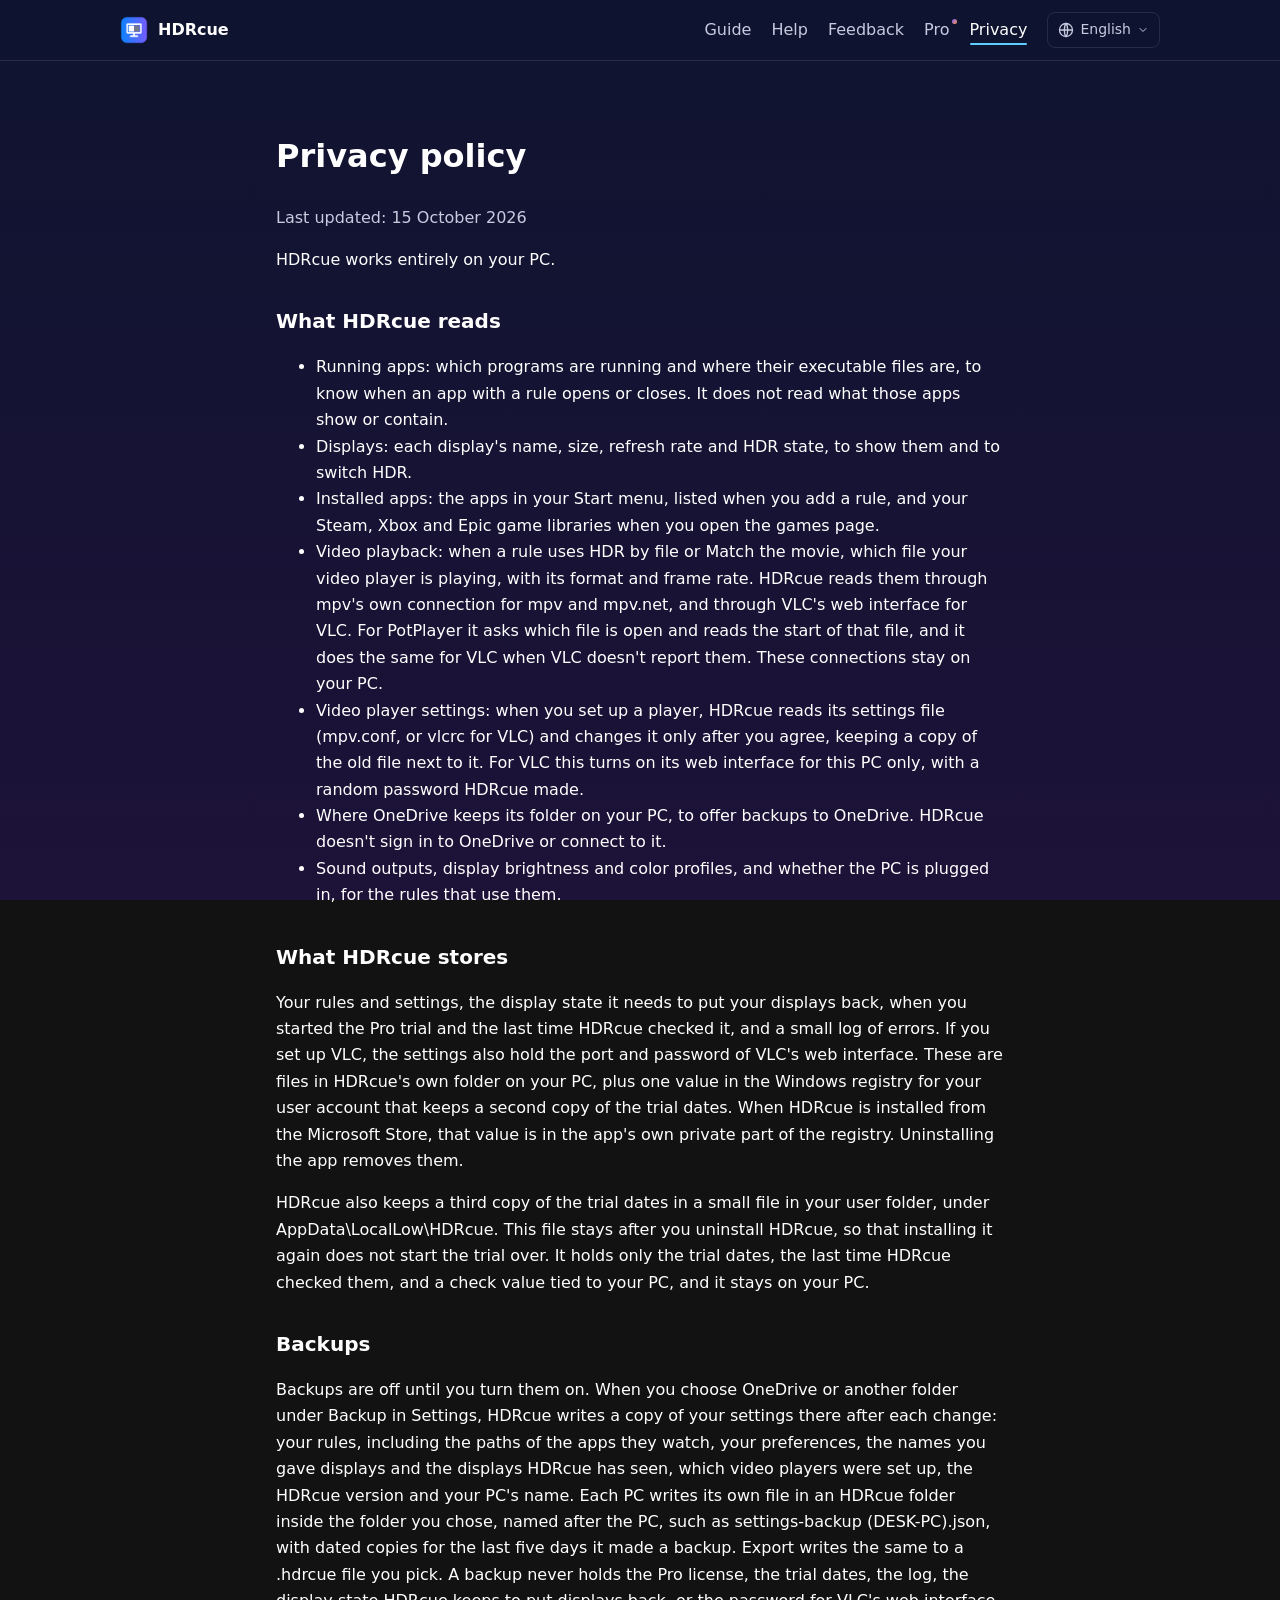
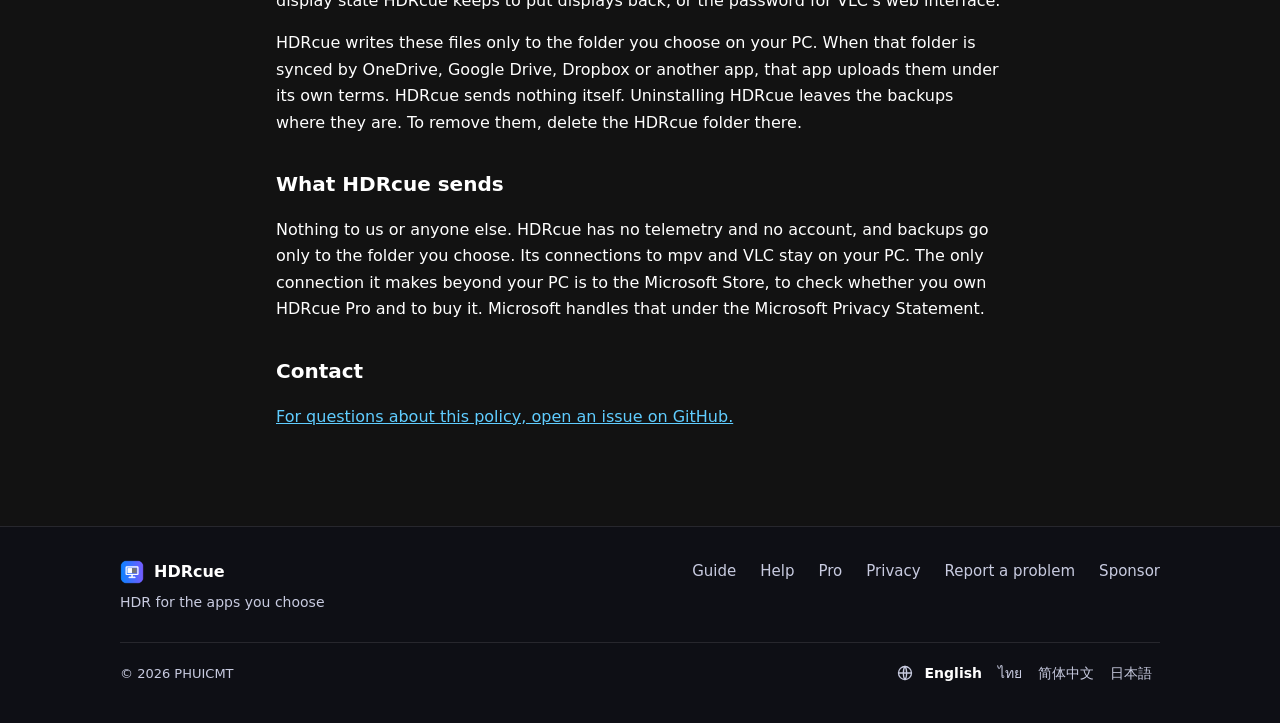
<file: privacy.html>
<!doctype html>
<html lang="en">
<head>
  <meta charset="utf-8">
  <meta name="viewport" content="width=device-width, initial-scale=1">
  <title>HDRcue privacy policy</title>
  <meta name="description" content="What HDRcue reads, stores and sends: it works on your PC, with no telemetry and no account.">
  <link rel="icon" href="images/icon.png">
  <link rel="canonical" href="https://hdrcue.phu-space.com/privacy.html">
  <meta name="theme-color" content="#0f1430">
  <script src="language.js?v=2"></script>
  <meta property="og:type" content="website">
  <meta property="og:site_name" content="HDRcue">
  <meta property="og:title" content="HDRcue privacy policy">
  <meta property="og:description" content="HDRcue works on your PC, with no telemetry and no account.">
  <meta property="og:url" content="https://hdrcue.phu-space.com/privacy.html">
  <meta property="og:image" content="https://hdrcue.phu-space.com/images/og.png">
  <meta property="og:image:width" content="1200">
  <meta property="og:image:height" content="630">
  <meta property="og:image:alt" content="The HDRcue window listing apps with their HDR rules">
  <meta name="twitter:card" content="summary_large_image">
  <link rel="stylesheet" href="fonts.css?v=1">
  <link rel="stylesheet" href="site.css?v=25">
</head>
<body data-root="./" data-page="privacy">
  <header class="top"></header>

  <main class="document">
    <h1 data-i18n="privacy.title">Privacy policy</h1>
    <p class="muted" data-i18n="privacy.updated"></p>
    <p data-i18n="privacy.intro"></p>

    <h2 data-i18n="privacy.reads.title"></h2>
    <ul data-i18n-list="privacy.reads"></ul>

    <h2 data-i18n="privacy.stores.title"></h2>
    <p data-i18n="privacy.stores"></p>
    <p data-i18n="privacy.stores.third"></p>

    <h2 data-i18n="privacy.backups.title"></h2>
    <p data-i18n="privacy.backups"></p>
    <p data-i18n="privacy.backups.sync"></p>

    <h2 data-i18n="privacy.sends.title"></h2>
    <p data-i18n="privacy.sends"></p>

    <h2 data-i18n="privacy.contact.title"></h2>
    <p>
      <a href="https://github.com/PHUICMT/hdrcue-support/issues" data-i18n="privacy.contact"></a>
    </p>

    <!-- The English text without JavaScript, for readers and checkers that do not run it. -->
    <noscript>
      <p>HDRcue works entirely on your PC. It reads which apps are running, the state of
      your displays and the apps in your Start menu. For HDR by file it reads which video
      your player is playing, through connections that stay on your PC, and for PotPlayer it
      reads the start of that file. It changes a player's settings file only after you agree,
      and for VLC that turns on its web interface for this PC only, with a random password.
      It stores your settings in its own folder on your PC, plus one value in the Windows
      registry for your user account with a second copy of the Pro trial dates. A third copy
      of the trial dates stays in a small file under AppData\LocalLow\HDRcue after you
      uninstall, so that installing again does not start the trial over. Backups are off until
      you turn them on. Then each PC writes its own file, named after the PC, to the folder you
      choose. It has no telemetry and no account. Its only connection beyond your PC is to the
      Microsoft Store, to check and buy HDRcue Pro.</p>
    </noscript>
  </main>

  <footer class="bottom"></footer>
  <script src="layout.js?v=3"></script>
  <script src="site.js?v=21"></script>
</body>
</html>
</file>
<file: fonts.css>
/* The font for each language of the site, as --font. Every page loads this, the tour's frame
   too, and the guide's pictures take --font from the page around them. Latin letters stay in
   Segoe UI where Windows has it, and each script falls through to a font made for it: Thai to
   Noto Sans Thai, which language.js loads from Google Fonts only for Thai pages, and Japanese
   and Chinese to the fonts Windows, macOS and phones already have. Any element can set it with
   its own lang, as each language's name in the language menus does. */
:root { --font: "Segoe UI Variable Text", "Segoe UI", system-ui, sans-serif; }

:lang(th) {
  --font: "Segoe UI Variable Text", "Segoe UI", "Noto Sans Thai", "Leelawadee UI", Thonburi, sans-serif;
}

:lang(ja) {
  --font: "Segoe UI Variable Text", "Segoe UI", "Yu Gothic UI", Meiryo, "Hiragino Sans",
    "Hiragino Kaku Gothic ProN", "Noto Sans JP", "Noto Sans CJK JP", sans-serif;
}

:lang(zh-Hans) {
  --font: "Segoe UI Variable Text", "Segoe UI", "Microsoft YaHei UI", "Microsoft YaHei", "PingFang SC",
    "Noto Sans SC", "Noto Sans CJK SC", sans-serif;
}
</file>
<file: site.css>
:root {
  --page: #0f1430;
  --page-end: #1d1238;
  --page-gradient: linear-gradient(180deg, var(--page), var(--page-end));
  --card: rgba(255, 255, 255, 0.05);
  --card-hover: rgba(255, 255, 255, 0.09);
  --stroke: rgba(255, 255, 255, 0.1);
  --stroke-hover: rgba(255, 255, 255, 0.22);
  --text: #ffffff;
  --text-muted: #c8cbe0;
  --accent: #60cdff;
  --accent-hover: #8adbff;
  --on-accent: #001a33;
  --accent-soft: rgba(96, 205, 255, 0.12);
  /* The header's see-through background, and a raised surface for popups and sheets. */
  --header-background: rgba(15, 20, 48, 0.85);
  --surface-raised: #1a1f45;
  /* The dimmed page behind the lightbox and the contents sheet. */
  --shade: rgba(5, 8, 25, 0.85);
  --ease: cubic-bezier(0.2, 0.8, 0.2, 1);
  /* The sticky header's height, which guide-contents.js keeps up to date, and room under it
     for a part the page scrolls to. */
  --header-height: 61px;
  --header-space: 72px;
  /* The guide's contents bar under the header on a phone. */
  --contents-bar-height: 48px;
  --scrollbar-thumb: rgba(96, 205, 255, 0.45);
  --scrollbar-thumb-hover: rgba(96, 205, 255, 0.75);
  color-scheme: dark;
}

* { box-sizing: border-box; }

@media (prefers-reduced-motion: no-preference) {
  html { scroll-behavior: smooth; }

  /* Moving between this page and the privacy policy: the header stays put while the page
     under it fades out and the new one rises in. Browsers without this change pages as usual. */
  @view-transition { navigation: auto; }
  .top { view-transition-name: top; }
  ::view-transition-old(root) { animation: page-out 0.18s ease-in both; }
  ::view-transition-new(root) { animation: page-in 0.42s var(--ease) both; }

  /* The opening of each page rises in, one piece after another. */
  .hero > *, .document > * { animation: rise 0.6s var(--ease) both; }
  .hero > :nth-child(2), .document > :nth-child(2) { animation-delay: 0.08s; }
  .hero > :nth-child(3), .document > :nth-child(3) { animation-delay: 0.16s; }
  .document > :nth-child(n+4) { animation-delay: 0.24s; }

  /* Sections further down rise in as they scroll into view. site.js adds .motion to the page
     first, so without it nothing is ever hidden. */
  .motion main > section:not(.hero) {
    opacity: 0;
    transform: translateY(24px);
    transition: opacity 0.6s var(--ease), transform 0.6s var(--ease);
  }

  .motion main > section.shown { opacity: 1; transform: none; }

  /* A section reached from the menu flashes its heading, to show where the page landed. */
  section.arrived h2 { animation: arrived 1.2s var(--ease); }
}

@keyframes rise {
  from { opacity: 0; transform: translateY(16px); }
  to { opacity: 1; transform: none; }
}

@keyframes page-out { to { opacity: 0; } }

@keyframes page-in {
  from { opacity: 0; transform: translateY(18px); }
  to { opacity: 1; transform: none; }
}

@keyframes arrived {
  0% { color: var(--text); }
  25% { color: var(--accent); transform: translateX(6px); }
  100% { color: var(--text); transform: none; }
}

html { background: var(--page-gradient) fixed; }

body {
  margin: 0;
  font-family: var(--font);
  font-size: 16px;
  line-height: 1.65;
  color: var(--text);
}

a { color: var(--accent); transition: color 0.2s; }
a:hover { color: var(--accent-hover); }

:focus-visible { outline: 2px solid var(--accent); outline-offset: 3px; border-radius: 6px; }

.top {
  position: sticky;
  top: 0;
  z-index: 10;
  display: flex;
  align-items: center;
  gap: 12px 20px;
  padding: 12px max(16px, calc((100% - 1040px) / 2));
  background: var(--header-background);
  backdrop-filter: blur(12px);
  border-bottom: 1px solid var(--stroke);
}

.brand {
  display: flex;
  align-items: center;
  gap: 10px;
  margin-right: auto;
  color: var(--text);
  font-weight: 600;
  text-decoration: none;
}

.brand img { transition: transform 0.4s var(--ease); }
.brand:hover { color: var(--text); }
.brand:hover img { transform: rotate(-8deg) scale(1.08); }

/* The menus in the header and the footer. */
.top nav, .bottom-links { display: flex; flex-wrap: wrap; align-items: center; gap: 4px 20px; }

.top nav a, .bottom-links a {
  position: relative;
  color: var(--text-muted);
  text-decoration: none;
}

/* An underline that grows from the middle on hover. */
.top nav a::after, .bottom-links a::after {
  content: "";
  position: absolute;
  left: 0;
  right: 0;
  bottom: -2px;
  height: 2px;
  border-radius: 1px;
  background: var(--accent);
  transform: scaleX(0);
  transition: transform 0.25s var(--ease);
}

.top nav a:hover, .top nav a.current, .bottom-links a:hover { color: var(--text); }
.top nav a:hover::after, .top nav a.current::after, .bottom-links a:hover::after { transform: scaleX(1); }

/* The buttons at the right of the header: the language, and on a phone the menu. Each is at
   least 44 px square on a phone, so it is easy to tap. */
.language-button, .menu-button {
  display: inline-flex;
  align-items: center;
  justify-content: center;
  gap: 6px;
  min-height: 36px;
  padding: 0 10px;
  border: 1px solid var(--stroke);
  border-radius: 8px;
  font: inherit;
  font-size: 14px;
  color: var(--text-muted);
  background: transparent;
  cursor: pointer;
  transition: color 0.2s, border-color 0.2s, background 0.2s;
}

.language-button:hover, .menu-button:hover, .language-button:has(+ :popover-open), .menu-button:has(+ :popover-open) {
  color: var(--text);
  border-color: var(--stroke-hover);
  background: var(--card);
}

.icon {
  flex: none;
  width: 16px;
  height: 16px;
  fill: none;
  stroke: currentColor;
  stroke-width: 1.3;
  stroke-linecap: round;
  stroke-linejoin: round;
}

.language-button .chevron { width: 12px; height: 12px; }
.menu-button { display: none; width: 44px; padding: 0; }

@media (max-width: 720px) {
  .top { padding-top: 8px; padding-bottom: 8px; }
  .top .top-links { display: none; }
  .menu-button { display: inline-flex; }
  .language-button, .menu-button { min-height: 44px; }
  .top { gap: 8px; }
}

/* A popup from a header button: the languages, or the menu on a phone. layout.js puts it under
   its button. Its choices are 44 px tall, for fingers. */
.popup {
  position: fixed;
  inset: auto;
  margin: 0;
  min-width: 180px;
  padding: 6px;
  border: 1px solid var(--stroke-hover);
  border-radius: 12px;
  color: var(--text);
  background: var(--surface-raised);
  box-shadow: 0 16px 40px rgba(0, 0, 0, 0.5);
}

.popup:popover-open { animation: rise 0.18s var(--ease); }
.popup ul { list-style: none; margin: 0; padding: 0; }
.top .popup nav { flex-direction: column; align-items: stretch; gap: 2px; }

.popup a, .top .popup nav a {
  display: flex;
  align-items: center;
  min-height: 44px;
  padding: 0 14px;
  border-radius: 8px;
  color: var(--text-muted);
  text-decoration: none;
}

.popup a:hover, .top .popup nav a:hover { color: var(--text); background: var(--card-hover); }
/* In the popup, the menu has no underline and no mark beside Pro. */
.top .popup nav a[href]::after, .top .popup nav a[href]::before { content: none; }
.popup a[aria-current], .top .popup nav a.current { color: var(--accent); font-weight: 600; }

/* Text for screen readers only. */
.sr-only {
  position: absolute;
  width: 1px;
  height: 1px;
  overflow: hidden;
  clip-path: inset(50%);
  white-space: nowrap;
}

main { max-width: 1040px; margin: 0 auto; padding: 0 16px 48px; }
section { padding: 48px 0 8px; scroll-margin-top: var(--header-space); }

.hero { text-align: center; padding-top: 64px; }
.hero h1 { font-size: clamp(28px, 5vw, 44px); line-height: 1.25; margin: 0 0 16px; }
.hero p { max-width: 640px; margin: 0 auto 16px; color: var(--text-muted); }

.shot {
  display: block;
  width: 100%;
  margin: 32px auto 0;
  border-radius: 10px;
  border: 1px solid var(--stroke);
  box-shadow: 0 24px 60px rgba(0, 0, 0, 0.45);
}

.shot.small { margin-top: 16px; }

/* A page of the app drawn by demo/view.js. It keeps the window's shape at any width. */
.window {
  position: relative;
  overflow: hidden;
  aspect-ratio: 1344 / 850;
  background: #1c2029;
}

h2 { font-size: 28px; margin: 0 0 20px; }
h3 { font-size: 18px; margin: 0 0 8px; }

/* Japanese breaks headings between phrases where the browser knows how, and headings share
   their words out evenly over their lines. */
h1, h2 { text-wrap: balance; }
:lang(ja) :is(h1, h2, h3) { word-break: auto-phrase; }

/* The demo of adding an app. Its frame keeps the window's own shape at any width. */
.tour { padding-top: 16px; }
.tour h2 { text-align: center; }

.stage {
  position: relative;
  overflow: hidden;
  border-radius: 10px;
  border: 1px solid var(--stroke);
  box-shadow: 0 24px 60px rgba(0, 0, 0, 0.45);
  aspect-ratio: 1344 / 850;
  background: #1c2029;
}

.demo-frame { display: block; width: 100%; height: 100%; border: 0; }

.steps { display: grid; grid-template-columns: repeat(auto-fit, minmax(240px, 1fr)); gap: 16px; }

.steps article, .guide article, details {
  padding: 20px;
  border-radius: 10px;
  border: 1px solid var(--stroke);
  background: var(--card);
  transition: border-color 0.2s, background 0.2s, transform 0.25s var(--ease);
}

.steps article:hover, .guide article:hover, details:hover {
  border-color: var(--stroke-hover);
  background: var(--card-hover);
}

.steps article:hover { transform: translateY(-3px); }

.steps p, .guide p, details p { margin: 0; color: var(--text-muted); }

.number {
  display: inline-grid;
  place-items: center;
  width: 28px;
  height: 28px;
  margin-bottom: 12px;
  border-radius: 50%;
  font-weight: 600;
  color: var(--on-accent);
  background: var(--accent);
  transition: transform 0.3s var(--ease);
}

.steps article:hover .number { transform: scale(1.12); }

.guide { display: grid; gap: 16px; }
.guide article { scroll-margin-top: var(--header-space); }
.guide h3 { margin-bottom: 10px; }
.guide ul { margin: 12px 0 0; padding-left: 20px; color: var(--text-muted); }
.guide p + p, .guide p + .how, .guide .how + p { margin-top: 12px; }

/* A link to somewhere else in the guide, inside a part's text. */
.guide p a, .guide li a { font-weight: 600; }

/* The guide page: an intro, then the contents beside the sections on a wide screen, where they
   stay in view while the page scrolls, or above them on a narrow one. The contents fit a usual
   window and scroll only in a short one. */
.guide-intro { padding-top: 48px; }
.guide-intro h1 { font-size: clamp(28px, 5vw, 40px); line-height: 1.25; margin: 0 0 8px; }

.guide-layout {
  display: grid;
  grid-template-columns: 210px minmax(0, 1fr);
  gap: 40px;
  align-items: start;
}

.guide-contents {
  position: sticky;
  top: var(--header-space);
  max-height: calc(100vh - var(--header-space));
  overflow-y: auto;
  padding: 40px 4px 16px 0;
  font-size: 14px;
}

.contents-label {
  margin: 0 0 8px;
  font-size: 12px;
  letter-spacing: 0.08em;
  text-transform: uppercase;
  color: var(--text-muted);
}

.contents-list, .contents-list ul { list-style: none; margin: 0; padding: 0; }
.contents-list > li + li { margin-top: 10px; }
.contents-list ul { margin-top: 2px; border-left: 1px solid var(--stroke); }

.contents-list a {
  display: block;
  margin-left: -1px;
  padding: 2px 0 2px 12px;
  border-left: 2px solid transparent;
  line-height: 1.4;
  color: var(--text-muted);
  text-decoration: none;
  transition: color 0.2s, border-color 0.2s;
}

.contents-list > li > a { margin: 0; padding-left: 0; border: 0; font-weight: 600; color: var(--text); }
.contents-list a:hover { color: var(--text); }
.contents-list a.current { color: var(--accent); border-left-color: var(--accent); }

/* On a narrow screen the contents sit at the top, and each section ends with a way back. */
.back-to-contents { display: none; }

@media (max-width: 860px) {
  .guide-layout { grid-template-columns: minmax(0, 1fr); gap: 0; }
  .guide-contents { position: static; max-height: none; overflow: visible; padding-top: 24px; }
  .back-to-contents { display: inline-block; margin-top: 16px; font-size: 14px; }
}

/* On a phone the list would fill the first screen, so guide-contents.js moves it into a sheet.
   The top of the guide shows a card for each group instead, and once the cards have scrolled
   away a bar under the header names the part being read and opens the sheet. A part the page
   scrolls to stops below the bar. */
.contents-cards, .contents-bar { display: none; }

@media (max-width: 720px) {
  [data-page="guide"] { --header-space: calc(var(--header-height) + var(--contents-bar-height) + 12px); }
  .guide-contents, .back-to-contents { display: none; }

  .contents-cards { display: block; margin-top: 24px; }

  .contents-cards ul {
    display: grid;
    grid-template-columns: repeat(2, minmax(0, 1fr));
    gap: 10px;
    margin: 0;
    padding: 0;
    list-style: none;
  }

  /* An odd card out at the end takes the whole row. */
  .contents-cards li:last-child:nth-child(odd) { grid-column: 1 / -1; }

  .contents-bar {
    position: fixed;
    top: var(--header-height);
    left: 0;
    right: 0;
    z-index: 9;
    display: flex;
    align-items: center;
    gap: 6px;
    height: var(--contents-bar-height);
    padding: 0 16px;
    border: 0;
    border-bottom: 1px solid var(--stroke);
    font: inherit;
    font-size: 15px;
    line-height: 1.3;
    text-align: left;
    color: var(--text);
    background: var(--header-background);
    backdrop-filter: blur(12px);
    cursor: pointer;
    /* Hidden, it waits tucked under the header. */
    opacity: 0;
    visibility: hidden;
    transform: translateY(-100%);
    transition: transform 0.25s var(--ease), opacity 0.25s, visibility 0s 0.25s;
  }

  .contents-bar.shown { opacity: 1; visibility: visible; transform: none; transition-delay: 0s; }
}

.contents-card {
  display: flex;
  flex-direction: column;
  gap: 2px;
  height: 100%;
  min-height: 92px;
  padding: 14px;
  border-radius: 10px;
  border: 1px solid var(--stroke);
  line-height: 1.35;
  color: var(--text);
  background: var(--card);
  text-decoration: none;
  transition: border-color 0.2s, background 0.2s;
}

.contents-card:hover { color: var(--text); border-color: var(--stroke-hover); background: var(--card-hover); }
.contents-card .icon { width: 20px; height: 20px; margin-bottom: 8px; color: var(--accent); }
.contents-card-name { font-weight: 600; }
.contents-card-count { font-size: 13px; color: var(--text-muted); }

.contents-bar:active { background: var(--surface-raised); }
.contents-bar-label { flex: none; color: var(--text-muted); }

/* The part being read, cut short with an ellipsis when it doesn't fit. */
.contents-bar-current {
  min-width: 0;
  overflow: hidden;
  text-overflow: ellipsis;
  white-space: nowrap;
  font-weight: 600;
}

.contents-bar-current:not(:empty)::before { content: "\00B7\00A0"; font-weight: 400; color: var(--text-muted); }
.contents-bar .chevron { margin-left: auto; color: var(--text-muted); }

/* The sheet: the whole contents, rising from the bottom of the screen over the dimmed page. Its
   top holds a handle to drag it down by, the title and a close button; the list scrolls under
   it. Each row is 44 px tall, for fingers. */
.contents-sheet {
  inset: auto 0 0;
  width: 100%;
  max-width: none;
  max-height: 85dvh;
  margin: 0;
  padding: 0;
  border: 1px solid var(--stroke-hover);
  border-bottom: 0;
  border-radius: 16px 16px 0 0;
  color: var(--text);
  background: var(--surface-raised);
  box-shadow: 0 -16px 40px rgba(0, 0, 0, 0.5);
}

.contents-sheet[open] { display: flex; flex-direction: column; }
.contents-sheet::backdrop { background: var(--shade); }

.contents-sheet-top {
  position: relative;
  display: flex;
  align-items: center;
  justify-content: space-between;
  gap: 12px;
  padding: 16px 8px 4px 20px;
  touch-action: none;
  cursor: grab;
}

.contents-sheet-handle {
  position: absolute;
  top: 6px;
  left: calc(50% - 18px);
  width: 36px;
  height: 4px;
  border-radius: 2px;
  background: var(--stroke-hover);
}

.contents-sheet-top .contents-label { margin: 0; }

.contents-sheet-body {
  position: relative;
  overflow-y: auto;
  overscroll-behavior: contain;
  padding: 0 12px calc(16px + env(safe-area-inset-bottom));
  font-size: 15px;
}

.contents-sheet .contents-list > li + li { margin-top: 4px; }
.contents-sheet .contents-list ul { margin: 0 0 0 8px; }

.contents-sheet .contents-list a {
  display: flex;
  align-items: center;
  min-height: 44px;
  padding: 6px 12px 6px 16px;
  border-radius: 0 8px 8px 0;
}

.contents-sheet .contents-list > li > a { padding-left: 8px; border-radius: 8px; }
.contents-sheet .contents-list a.current { background: var(--accent-soft); }

/* "Open in HDRcue" (open-app.js): a quiet button with a line on what it needs. */
.open-app { margin: 16px 0 20px; }
.open-app[hidden] { display: none; }
.button.quiet { padding: 6px 14px; font-size: 14px; }
.open-app .open-app-note { margin: 6px 0 0; font-size: 13px; color: var(--text-muted); }

/* A guide picture is a button that opens it larger (lightbox.js). The corner icon shows while
   the picture is drawn smaller than its own size. */
.picture-button {
  position: relative;
  display: block;
  width: 100%;
  margin-top: 16px;
  padding: 0;
  border: 0;
  border-radius: 10px;
  background: none;
  font: inherit;
  cursor: zoom-in;
}

.picture-button > .shot { margin-top: 0; }

/* Under the picture, at its right, so it never covers part of the app in it. Shown only while
   the picture is drawn smaller than its natural size. */
.zoom-hint {
  display: none;
  place-items: center;
  margin: 6px 0 0 auto;
  width: 28px;
  height: 28px;
  border-radius: 8px;
  border: 1px solid var(--stroke);
  background: rgba(8, 10, 28, 0.75);
  opacity: 0;
  transition: opacity 0.2s, transform 0.2s var(--ease);
}

.zoom-hint svg { width: 16px; height: 16px; fill: none; stroke: var(--text); stroke-width: 1.5; stroke-linecap: round; }
.picture-button.is-reduced .zoom-hint { display: grid; opacity: 0.85; }
.picture-button:hover .zoom-hint, .picture-button:focus-visible .zoom-hint { opacity: 1; transform: scale(1.08); }

/* The page stops scrolling while the lightbox or the contents sheet is open. */
html.scroll-locked { overflow: hidden; }

/* The lightbox: the page dims, and the picture sits in the middle, as large as fits. A picture
   wider than the screen scrolls inside its frame. */

.lightbox {
  width: 100vw;
  max-width: none;
  height: 100dvh;
  max-height: none;
  margin: 0;
  padding: 16px;
  border: 0;
  background: transparent;
  color: var(--text);
}

.lightbox[open] { display: flex; align-items: center; justify-content: center; }
.lightbox::backdrop { background: transparent; }

/* The shade is an element of its own rather than the backdrop, so it can fade with the picture. */
.lightbox-shade {
  position: fixed;
  inset: 0;
  background: var(--shade);
  backdrop-filter: blur(4px);
}

.lightbox-body {
  position: relative;
  display: flex;
  flex-direction: column;
  gap: 10px;
  max-width: 100%;
  max-height: 100%;
}

/* A close button with a cross, in the lightbox and the contents sheet. */
.lightbox-close { align-self: flex-end; }

.close-button {
  flex: none;
  display: grid;
  place-items: center;
  width: 36px;
  height: 36px;
  padding: 0;
  border-radius: 8px;
  border: 1px solid var(--stroke);
  background: var(--card);
  color: var(--text);
  cursor: pointer;
}

.close-button:hover { background: var(--card-hover); border-color: var(--stroke-hover); }
.contents-sheet .close-button { width: 44px; height: 44px; }

.close-button svg { width: 16px; height: 16px; fill: none; stroke: currentColor; stroke-width: 1.6; stroke-linecap: round; }

.lightbox-frame {
  overflow: auto;
  transform-origin: 0 0;
  overscroll-behavior: contain;
  border-radius: 10px;
  border: 1px solid var(--stroke);
  box-shadow: 0 24px 60px rgba(0, 0, 0, 0.45);
}

.lightbox-picture { position: relative; overflow: hidden; background: #1c2029; }
.lightbox-caption { margin: 0; text-align: center; font-size: 14px; color: var(--text-muted); }

/* The app's own PRO label. */
.pro-badge {
  padding: 1px 7px;
  border-radius: 4px;
  font-size: 11px;
  font-weight: 700;
  line-height: 16px;
  letter-spacing: 0.06em;
  color: #fff;
  background: linear-gradient(135deg, #7a5cff, #0a84ff);
}

.heading-with-badge { display: flex; flex-wrap: wrap; align-items: center; gap: 4px 12px; }
.section-lead { max-width: 760px; margin: 0 0 20px; color: var(--text-muted); }
b.ui { font-weight: 600; color: var(--text); }

.how { counter-reset: step; margin: 0; padding: 0; list-style: none; color: var(--text-muted); }

.how li {
  counter-increment: step;
  position: relative;
  padding-left: 36px;
}

.how li + li { margin-top: 8px; }

.how li::before {
  content: counter(step);
  position: absolute;
  left: 0;
  top: 1px;
  display: grid;
  place-items: center;
  width: 24px;
  height: 24px;
  border-radius: 50%;
  font-size: 13px;
  font-weight: 600;
  color: var(--on-accent);
  background: var(--accent);
}

.guide .needs {
  margin-top: 14px;
  padding-top: 12px;
  border-top: 1px solid var(--stroke);
  font-size: 14px;
}

/* Reached from a link, the part's border lights up for a moment. */
@media (prefers-reduced-motion: no-preference) {
  .guide article.arrived { animation: part-arrived 1.6s var(--ease); }
}

@keyframes part-arrived {
  0%, 30% { border-color: var(--accent); box-shadow: 0 0 0 1px var(--accent), 0 0 32px rgba(96, 205, 255, 0.2); }
  100% { border-color: var(--stroke); box-shadow: none; }
}

.questions { display: grid; gap: 8px; }

summary {
  display: flex;
  align-items: center;
  justify-content: space-between;
  gap: 12px;
  font-weight: 600;
  list-style: none;
  cursor: pointer;
}

summary::-webkit-details-marker { display: none; }

/* A chevron that turns over when the question opens. It is drawn centered in its box, so it
   turns in place instead of wobbling around a corner. */
summary::after {
  content: "";
  flex: none;
  width: 16px;
  height: 16px;
  background: var(--text-muted);
  -webkit-mask: url("data:image/svg+xml,%3Csvg xmlns='http://www.w3.org/2000/svg' viewBox='0 0 16 16'%3E%3Cpath d='M3.5 5.75l4.5 4.5 4.5-4.5' fill='none' stroke='black' stroke-width='2' stroke-linecap='round' stroke-linejoin='round'/%3E%3C/svg%3E") center / 16px no-repeat;
  mask: url("data:image/svg+xml,%3Csvg xmlns='http://www.w3.org/2000/svg' viewBox='0 0 16 16'%3E%3Cpath d='M3.5 5.75l4.5 4.5 4.5-4.5' fill='none' stroke='black' stroke-width='2' stroke-linecap='round' stroke-linejoin='round'/%3E%3C/svg%3E") center / 16px no-repeat;
  transition: transform 0.3s var(--ease), background 0.2s;
  will-change: transform;
}

summary { transition: color 0.2s; }
summary:hover { color: var(--accent); }
summary:hover::after { background: var(--accent); }
details.opening summary::after { transform: rotate(180deg); }

/* site.js slides the answer open and closed. */
.answer { overflow: hidden; }
.answer > p { padding-top: 8px; }

.feedback p, .guide-link { color: var(--text-muted); }
.guide-link { margin: 20px 0 0; }

/* HDRcue Pro: what it adds as small cards, then how to try and buy it. */
.pro > p { max-width: 760px; color: var(--text-muted); }
.pro .free-note { margin-top: 24px; font-size: 14px; }
.anchor { display: block; scroll-margin-top: var(--header-space); }
.pro .anchor { scroll-margin-top: 104px; }

.features {
  display: grid;
  grid-template-columns: repeat(auto-fit, minmax(220px, 1fr));
  gap: 12px;
  margin: 24px 0;
}

.features article {
  display: flex;
  flex-direction: column;
  padding: 16px 18px;
  border-radius: 10px;
  border: 1px solid var(--stroke);
  background: var(--card);
  transition: border-color 0.2s, background 0.2s, transform 0.25s var(--ease);
}

.features article:hover {
  border-color: var(--stroke-hover);
  background: var(--card-hover);
  transform: translateY(-3px);
}

.features h3 { font-size: 16px; margin-bottom: 6px; }
.features p { margin: 0; font-size: 14px; color: var(--text-muted); }

/* "How to set it up" at the foot of a card, level across a row; the arrow moves on hover. */
.how-link {
  align-self: flex-start;
  display: inline-flex;
  align-items: center;
  gap: 6px;
  margin-top: auto;
  padding-top: 12px;
  font-size: 14px;
  font-weight: 600;
  text-decoration: none;
}

.how-link span { transition: transform 0.25s var(--ease); }
.how-link:hover span { transform: translateX(4px); }

/* The heading's mark after "Pro": the app's PRO badge colours, violet to blue, running on into a
   warm HDR tone, with a sparkle and now and then a soft shine across it. */
.pro h2 { display: flex; flex-wrap: wrap; align-items: baseline; gap: 4px 12px; }

.pro-mark {
  position: relative;
  overflow: hidden;
  display: inline-grid;
  place-items: center;
  align-self: center;
  width: 44px;
  height: 26px;
  border-radius: 999px;
  background: linear-gradient(115deg, #7a5cff, #0a84ff 55%, #ff9a4a);
  box-shadow: 0 0 0 1px rgba(255, 255, 255, 0.18) inset, 0 4px 16px rgba(122, 92, 255, 0.35);
}

.pro-mark svg { position: relative; width: 20px; height: 20px; }

.pro-mark::after {
  content: "";
  position: absolute;
  inset: 0;
  background: linear-gradient(105deg, transparent 35%, rgba(255, 255, 255, 0.45) 50%, transparent 65%);
  transform: translateX(-110%);
}

/* A small mark beside Pro in the menu. */
.top nav a[href$="#pro"]::before {
  content: "";
  position: absolute;
  top: 2px;
  right: -7px;
  width: 5px;
  height: 5px;
  border-radius: 50%;
  background: linear-gradient(135deg, #7a5cff, #ff9a4a);
}

/* The picture at the top of each Pro card, drawn by pro-art.js. */
.features .art {
  display: grid;
  place-items: center;
  height: 76px;
  margin: 0 0 12px;
  border-radius: 8px;
  border: 1px solid rgba(255, 255, 255, 0.06);
  background: radial-gradient(ellipse at 50% 130%, rgba(96, 205, 255, 0.1), transparent 70%), rgba(5, 8, 25, 0.35);
}

.art svg { display: block; width: 160px; max-width: 100%; height: 64px; overflow: visible; }
.art text { font-family: var(--font); font-weight: 600; }
.art .bezel { fill: #0a0e22; stroke: rgba(255, 255, 255, 0.4); stroke-width: 1.5; }
.art .stand { fill: none; stroke: rgba(255, 255, 255, 0.4); stroke-width: 1.5; stroke-linecap: round; }
.art * { transform-box: fill-box; transform-origin: center; }

/* Standing still, each picture shows the feature at work; the loop below starts from the
   feature off, turns it on in the middle, holds, and goes back. */
.art .off, .art .up-off { opacity: 0; }
.art .dim { opacity: 0.35; }
.art .slide { transform: translateX(80px); }
.art .bar { transform-origin: left center; }
.art .turn { color: #60cdff; }

@media (prefers-reduced-motion: no-preference) {
  .art { --cycle: 7s; }
  .art .on { animation: art-on var(--cycle) ease-in-out var(--stagger, 0s) infinite both; }
  .art .off { animation: art-off var(--cycle) ease-in-out var(--stagger, 0s) infinite both; }
  .art .up-on { animation: art-up-on var(--cycle) ease-in-out var(--stagger, 0s) infinite both; }
  .art .up-off { animation: art-up-off var(--cycle) ease-in-out var(--stagger, 0s) infinite both; }
  .art .pop { animation: art-pop var(--cycle) ease-in-out var(--stagger, 0s) infinite both; }
  .art .dim { animation: art-dim var(--cycle) ease-in-out var(--stagger, 0s) infinite both; }
  .art .grow { animation: art-grow var(--cycle) ease-in-out var(--stagger, 0s) infinite both; }
  .art .slide { animation: art-slide var(--cycle) ease-in-out var(--stagger, 0s) infinite both; }
  .art .rays { animation: art-rays var(--cycle) ease-in-out var(--stagger, 0s) infinite both; }
  .art .bar { animation: art-bar var(--cycle) ease-in-out var(--stagger, 0s) infinite both; }
  .art .knob { animation: art-knob var(--cycle) ease-in-out var(--stagger, 0s) infinite both; }
  .art .tick1 { animation: art-tick1 var(--cycle) ease-in-out var(--stagger, 0s) infinite both; }
  .art .tick2 { animation: art-tick2 var(--cycle) ease-in-out var(--stagger, 0s) infinite both; }
  .art .tick3 { animation: art-tick3 var(--cycle) ease-in-out var(--stagger, 0s) infinite both; }

  .art .turn {
    animation: art-turn 8s ease-in-out infinite both;
    animation-delay: calc(var(--stagger, 0s) - var(--turn-delay, 0s));
  }

  /* Only the cards on screen, or under the pointer, move. site.js marks them .playing. */
  .features article:not(.playing):not(:hover) .art * { animation-play-state: paused; }

  .pro-mark::after { animation: shine 6s ease-in-out 1.5s infinite; }
}

@keyframes art-on { 0%, 38% { opacity: 0; } 50%, 88% { opacity: 1; } 100% { opacity: 0; } }
@keyframes art-off { 0%, 38% { opacity: 1; } 50%, 88% { opacity: 0; } 100% { opacity: 1; } }
@keyframes art-dim { 0%, 38% { opacity: 1; } 50%, 88% { opacity: 0.35; } 100% { opacity: 1; } }

/* A counter: the old number is gone before the new one comes in, so they never overlap. */
@keyframes art-up-on {
  0%, 44% { opacity: 0; transform: translateY(7px); }
  50%, 88% { opacity: 1; transform: none; }
  91%, 100% { opacity: 0; transform: translateY(7px); }
}

@keyframes art-up-off {
  0%, 38% { opacity: 1; transform: none; }
  44%, 94% { opacity: 0; transform: translateY(-7px); }
  100% { opacity: 1; transform: none; }
}

@keyframes art-pop {
  0%, 38% { opacity: 0; transform: scale(0.5); }
  50%, 88% { opacity: 1; transform: none; }
  100% { opacity: 0; transform: scale(0.5); }
}

@keyframes art-grow {
  0%, 38% { transform: scale(0.5); }
  50%, 88% { transform: none; }
  100% { transform: scale(0.5); }
}

@keyframes art-slide {
  0%, 38% { transform: none; }
  50%, 88% { transform: translateX(80px); }
  100% { transform: none; }
}

@keyframes art-rays {
  0%, 38% { opacity: 0.55; transform: scale(0.75); }
  50%, 88% { opacity: 1; transform: none; }
  100% { opacity: 0.55; transform: scale(0.75); }
}

@keyframes art-bar {
  0%, 38% { transform: scaleX(0.44); }
  50%, 88% { transform: none; }
  100% { transform: scaleX(0.44); }
}

@keyframes art-knob {
  0%, 38% { transform: translateX(-29px); }
  50%, 88% { transform: none; }
  100% { transform: translateX(-29px); }
}

@keyframes art-tick1 {
  0%, 10% { opacity: 0; transform: scale(0.4); }
  18%, 88% { opacity: 1; transform: none; }
  96%, 100% { opacity: 0; transform: scale(0.4); }
}

@keyframes art-tick2 {
  0%, 26% { opacity: 0; transform: scale(0.4); }
  34%, 88% { opacity: 1; transform: none; }
  96%, 100% { opacity: 0; transform: scale(0.4); }
}

@keyframes art-tick3 {
  0%, 42% { opacity: 0; transform: scale(0.4); }
  50%, 88% { opacity: 1; transform: none; }
  96%, 100% { opacity: 0; transform: scale(0.4); }
}

@keyframes art-turn {
  0% { color: #6b7080; }
  6%, 25% { color: #60cdff; }
  31%, 100% { color: #6b7080; }
}

@keyframes shine {
  0% { transform: translateX(-110%); }
  30%, 100% { transform: translateX(110%); }
}

.buttons { display: flex; flex-wrap: wrap; gap: 12px; margin-top: 16px; }

.button {
  display: inline-block;
  padding: 10px 18px;
  border-radius: 6px;
  border: 1px solid var(--stroke);
  color: var(--text);
  text-decoration: none;
  background: var(--card);
  transition: background 0.2s, border-color 0.2s, transform 0.15s var(--ease), box-shadow 0.2s;
}

.button:hover { color: var(--text); background: var(--card-hover); border-color: var(--stroke-hover); transform: translateY(-2px); }
.button:active { transform: translateY(0) scale(0.97); }
.button.primary { color: var(--on-accent); background: var(--accent); border-color: transparent; }

.button.primary:hover {
  color: var(--on-accent);
  background: var(--accent-hover);
  box-shadow: 0 8px 24px rgba(96, 205, 255, 0.35);
}

.document { max-width: 760px; padding-top: 48px; }
.document h2 { font-size: 20px; margin: 32px 0 8px; }
.muted { color: var(--text-muted); }

.bottom {
  margin-top: 32px;
  padding: 32px max(16px, calc((100% - 1040px) / 2)) 28px;
  color: var(--text-muted);
  border-top: 1px solid var(--stroke);
  background: rgba(8, 10, 28, 0.35);
}

.bottom-row {
  display: flex;
  flex-wrap: wrap;
  align-items: flex-start;
  justify-content: space-between;
  gap: 20px 40px;
}

.bottom-brand p { margin: 6px 0 0; font-size: 14px; }
.bottom-links { gap: 8px 24px; font-size: 15px; }

/* The last line: the copyright, and the languages in a row. */
.bottom-end {
  display: flex;
  flex-wrap: wrap;
  align-items: center;
  justify-content: space-between;
  gap: 4px 24px;
  margin-top: 28px;
  padding-top: 8px;
  border-top: 1px solid var(--stroke);
}

.copyright { margin: 0; font-size: 13px; }
.language-list { display: flex; align-items: center; gap: 4px; }
.language-list ul { display: flex; flex-wrap: wrap; list-style: none; margin: 0; padding: 0; }

/* Each language's name is set in that language's font (fonts.css). */
.language-choices a, .language-name { font-family: var(--font); }

.language-list a {
  display: inline-flex;
  align-items: center;
  min-height: 44px;
  padding: 0 8px;
  font-size: 14px;
  color: var(--text-muted);
  text-decoration: none;
}

.language-list a:hover { color: var(--text); }
.language-list a[aria-current] { color: var(--text); font-weight: 600; }

/* Thai marks sit above and below the letters, so Thai lines need more room. */
:lang(th) body { line-height: 1.75; }
:lang(th) .hero h1, :lang(th) .guide-intro h1 { line-height: 1.45; }

@media (max-width: 560px) {
  .bottom-row { flex-direction: column; }
}

/* Slim, rounded scrollbars in the site's colors, for the page and any inner scroll area. Browsers
   that know the WebKit scrollbar parts (Chromium, Safari) take those, which drop the arrow
   buttons and brighten the thumb under the pointer; Firefox takes the standard properties. */
@supports not selector(::-webkit-scrollbar) {
  :root { scrollbar-color: var(--scrollbar-thumb) transparent; }
  * { scrollbar-width: thin; }
}

::-webkit-scrollbar { width: 10px; height: 10px; background: transparent; }
::-webkit-scrollbar-button { display: none; }
::-webkit-scrollbar-track { background: transparent; }
/* The page's own scrollbar sits beside the page, not over it, so a see-through track would show
   a dark strip. Its track gets the page's gradient instead, which lines up with the fixed one
   behind the page since both span the window. Chromium styles it from body, Safari from html. */
html::-webkit-scrollbar-track, body::-webkit-scrollbar-track { background: var(--page-gradient); }

::-webkit-scrollbar-thumb {
  border: 3px solid transparent;
  border-radius: 999px;
  background: var(--scrollbar-thumb) padding-box;
}

::-webkit-scrollbar-thumb:hover { background: var(--scrollbar-thumb-hover) padding-box; }

@media (prefers-reduced-motion: reduce) {
  *, *::before, *::after {
    animation-duration: 0.01ms !important;
    transition-duration: 0.01ms !important;
  }
}

.store-badge {
  display: inline-block;
  border-radius: 6px;
  transition: transform 0.15s ease, box-shadow 0.15s ease;
}

.store-badge img { display: block; height: 52px; width: auto; }

.hero .hero-note { margin-top: -6px; font-size: 14px; }

.store-badge:hover { transform: translateY(-1px); box-shadow: 0 6px 18px rgba(0, 0, 0, 0.35); }

.store-badge:active { transform: translateY(0) scale(0.98); }

.store-badge:focus-visible { outline: 2px solid var(--accent); outline-offset: 3px; }
</file>
<file: demo/demo.css>
/* The HDRcue window in its dark theme, laid out at 1344 x 850 like the app's own
   screenshots and scaled as one piece to fit the frame. Colors, sizes and motion follow the
   app's design, so the demo looks and moves like the real window. The tour uses it as its
   page's stylesheet, and the guide's still pictures inside a shadow root (:host). */

/* inside another page, the window takes none of that page's text styles, only --font
   (fonts.css), the font for the page's language; the tour's own page loads fonts.css */
:host { all: initial; display: block; }

:root, :host {
  --chrome: #1c2029;
  --content: #25282c;
  --card: #2b2b2b;
  --card-hover: #323232;
  --control: rgba(255, 255, 255, 0.055);
  --control-hover: rgba(255, 255, 255, 0.085);
  --stroke: rgba(255, 255, 255, 0.08);
  --stroke-2: rgba(255, 255, 255, 0.16);
  --text: #ffffff;
  --text-2: #c8c8c8;
  --text-3: #9a9a9a;
  --accent: #60cdff;
  --accent-hover: #5abbe8;
  --on-accent: #000000;
  --accent-soft: rgba(96, 205, 255, 0.12);
  --subtle: rgba(255, 255, 255, 0.06);
  --ok: #6ccb5f;
  --ok-bg: #393d1b;
  --track: #1c1c1c;
  --plate: #454545;
  /* Fluent 2 durations and curves, the same ones the app uses */
  --fast: 0.1s;
  --norm: 0.18s;
  --slow: 0.28s;
  --decel: cubic-bezier(0.1, 0.9, 0.2, 1);
  --accel: cubic-bezier(0.7, 0, 1, 0.5);
  --move: cubic-bezier(0.55, 0.55, 0, 1);
  --spring: cubic-bezier(0.3, 1.6, 0.5, 1);
  color-scheme: dark;
}

* { box-sizing: border-box; }

html, body {
  height: 100%;
  margin: 0;
  overflow: hidden;
  background: var(--chrome);
}

body, :host {
  font-family: var(--font);
  font-size: 14px;
  color: var(--text);
  cursor: default;
  user-select: none;
  -webkit-user-select: none;
}

button { font: inherit; color: inherit; }
b { font-weight: 600; }

.sr-only {
  position: absolute;
  width: 1px;
  height: 1px;
  overflow: hidden;
  clip-path: inset(50%);
  white-space: nowrap;
}

/* demo.js sizes the frame to the largest 1344 x 850 box that fits and scales the stage into it */
.frame { position: absolute; container-type: size; }

.stage {
  position: absolute;
  left: 0;
  top: 0;
  width: 1344px;
  height: 850px;
  overflow: hidden;
  transform-origin: 0 0;
}

.scene { position: absolute; inset: 0; transition: opacity 0.4s var(--move); }
.scene.fading { opacity: 0; }

/* icons are drawn as outlines, like Segoe Fluent Icons */
.icon {
  width: 16px;
  height: 16px;
  flex: none;
  fill: none;
  stroke: currentColor;
  stroke-width: 1.1;
  stroke-linecap: round;
  stroke-linejoin: round;
}

.icon.dots, .icon.solid { fill: currentColor; stroke: none; }
.icon .knob { fill: var(--card); }

/* window */
.app-window {
  position: absolute;
  inset: 0;
  display: flex;
  flex-direction: column;
  background: var(--chrome);
}

.title-bar {
  height: 45px;
  display: flex;
  align-items: center;
  gap: 11px;
  padding-left: 15px;
  font-size: 12px;
  flex: none;
}

.title-bar .logo { width: 16px; height: 16px; display: block; }
.caption-buttons { margin-left: auto; align-self: flex-start; display: flex; }
.caption-buttons span { width: 46px; height: 30px; display: grid; place-items: center; }
.caption-buttons .icon { width: 10px; height: 10px; stroke-width: 1; }

.window-body { flex: 1; display: flex; min-height: 0; }

.window-nav {
  position: relative;
  width: 211px;
  padding: 5px 5px 4px 4px;
  display: flex;
  flex-direction: column;
  gap: 4px;
  flex: none;
}

.window-nav a {
  display: flex;
  align-items: center;
  gap: 16px;
  height: 36px;
  padding: 0 12px;
  border-radius: 5px;
}

.window-nav a.on { background: var(--subtle); }
.window-nav .spacer { flex: 1; }
.nav-indicator.second { top: 55px; }

.nav-indicator {
  position: absolute;
  left: 4px;
  top: 15px;
  width: 3px;
  height: 16px;
  border-radius: 2px;
  background: var(--accent);
}

.window-content {
  flex: 1;
  position: relative;
  overflow: hidden;
  padding: 26px 34px 34px 33px;
  background: var(--content);
  border-top-left-radius: 8px;
  border-top: 1px solid var(--stroke);
  border-left: 1px solid var(--stroke);
}

.window-content h1 { font-size: 28px; font-weight: 600; line-height: 1.32; margin: 0 0 4px; }
.lead { color: var(--text-2); margin: 0 0 20px; }
.section-heading { font-weight: 600; margin: 22px 0 8px; }
.section-heading.first { margin-top: 0; }
.row { display: flex; align-items: center; gap: 12px; }
.grow { flex: 1; min-width: 0; }
.small { font-size: 12.5px; }
.muted { color: var(--text-2); }

.card {
  background: var(--card);
  border: 1px solid var(--stroke);
  border-radius: 7px;
  padding: 14px 16px;
}

/* controls */
.button {
  height: 32px;
  padding: 0 12px;
  border-radius: 5px;
  border: 1px solid rgba(255, 255, 255, 0.07);
  background: var(--control);
  display: inline-flex;
  align-items: center;
  gap: 8px;
  white-space: nowrap;
}

.button .icon { width: 14px; height: 14px; }
.button.primary { background: var(--accent); color: var(--on-accent); border-color: transparent; }
.button.ghost { background: transparent; border-color: transparent; padding: 0 10px; }
.button.small { height: 26px; padding: 0 10px; font-size: 12.5px; }
.button.primary[disabled] { background: rgba(255, 255, 255, 0.16); color: rgba(255, 255, 255, 0.45); }

.toggle {
  width: 40px;
  height: 20px;
  border-radius: 10px;
  border: 1px solid var(--text-2);
  position: relative;
  flex: none;
}

.toggle::after {
  content: "";
  position: absolute;
  width: 12px;
  height: 12px;
  border-radius: 50%;
  background: var(--text-2);
  top: 3px;
  left: 4px;
}

.toggle.on { background: var(--accent); border-color: var(--accent); }
.toggle.on::after { left: 23px; background: var(--on-accent); }

.icon-button { width: 32px; height: 32px; border-radius: 5px; display: grid; place-items: center; margin-left: 6px; }

.pill {
  font-size: 12px;
  line-height: 18px;
  padding: 2px 10px 2px 8px;
  border-radius: 11px;
  display: inline-flex;
  gap: 6px;
  align-items: center;
  background: var(--subtle);
  color: var(--text-2);
  white-space: nowrap;
  flex: none;
}

.pill .dot { width: 7px; height: 7px; border-radius: 50%; background: var(--text-3); }
.pill.ok { background: var(--ok-bg); color: var(--ok); }
.pill.ok .dot { background: var(--ok); }
.pill.plain { padding: 2px 10px; }
.pill.warn { background: #3d3418; color: #fce100; }
.pill.warn .dot { background: #fce100; }

.chip {
  font-size: 11px;
  font-weight: 700;
  line-height: 15px;
  padding: 1px 6px;
  border-radius: 4px;
  background: var(--accent);
  color: var(--on-accent);
  letter-spacing: 0.03em;
}

.chip.mute { background: var(--subtle); color: var(--text-3); }

/* rules page */
.head { align-items: center; margin-bottom: 18px; }
.head .lead { margin: 0; }
.now { display: flex; gap: 11px; margin-bottom: 38px; }
.now .card { flex: 1; display: flex; align-items: center; gap: 12px; }
.now .card > .icon { width: 22px; height: 22px; color: var(--text-2); stroke-width: 0.9; }
.now .small { margin-top: 1px; }

.rule {
  display: flex;
  align-items: center;
  gap: 14px;
  padding: 14px 16px;
  margin-bottom: 6px;
}

.rule.off { opacity: 0.62; }

/* the dots that show a rule can be dragged, faint until the pointer is over the card */
.rule .drag-handle { width: 16px; height: 16px; flex: none; margin: 0 -8px 0 -10px; fill: var(--text-2); stroke: none; opacity: 0.45; }

/* the rules page heading folds its group; the chevron points up while it is open */
.section-heading.folds { display: flex; align-items: center; justify-content: space-between; padding-right: 10px; }
.section-heading.folds .chevron .icon { width: 12px; height: 12px; transform: rotate(180deg); color: var(--text-2); }

/* several rules of one app in one card: the app once, then a numbered row for each rule */
.app-card { display: block; padding: 0; }
.app-header, .rule-row { display: flex; align-items: center; gap: 14px; padding: 12px 16px; }
.app-header .rule-count { flex: none; }
.rule-row { padding-left: 44px; border-top: 1px solid var(--stroke); }
.rule-row.off > :not(.drag-handle) { opacity: 0.62; }

.rule-number {
  display: grid;
  place-items: center;
  width: 22px;
  height: 22px;
  flex: none;
  border-radius: 50%;
  border: 1px solid var(--accent);
  color: var(--accent);
  font-size: 12px;
}

.app-icon {
  width: 36px;
  height: 36px;
  border-radius: 8px;
  display: grid;
  place-items: center;
  color: #ffffff;
  font-weight: 700;
  font-size: 16px;
  flex: none;
  box-shadow: inset 0 0 0 1px rgba(255, 255, 255, 0.12);
}

.name-line { display: flex; align-items: baseline; gap: 8px; }
.tag-line { display: flex; gap: 4px; margin-top: 6px; }

.tag {
  display: inline-flex;
  align-items: center;
  gap: 5px;
  font-size: 12px;
  line-height: 18px;
  padding: 1px 8px;
  border-radius: 4px;
  background: var(--subtle);
  color: var(--text-2);
  white-space: nowrap;
}

.tag .icon { width: 12px; height: 12px; }

/* the PRO label on Pro options: white on a violet to blue gradient, as in the app */
.pro-badge {
  display: inline-block;
  padding: 1px 6px;
  border-radius: 4px;
  background: linear-gradient(135deg, #7a5cff, #0a84ff);
  color: #ffffff;
  font-size: 10px;
  font-weight: 700;
  line-height: 14px;
  letter-spacing: 0.06em;
}

.pro-badge.small { padding: 0 4px 1px; border-radius: 3px; font-size: 8.5px; line-height: 12px; }
.tag.change { background: var(--accent-soft); color: var(--accent); font-weight: 600; }

/* add app steps */
.steps { display: flex; gap: 6px; align-items: center; margin-bottom: 22px; font-size: 13px; }
.steps .step { display: flex; gap: 8px; align-items: center; color: var(--text-3); }

.steps .step-number {
  width: 22px;
  height: 22px;
  border-radius: 50%;
  border: 1px solid var(--stroke-2);
  display: grid;
  place-items: center;
  font-size: 11.5px;
}

.steps .step-number .icon { width: 12px; height: 12px; stroke-width: 1.3; }
.steps .step.on { color: var(--text); font-weight: 600; }
.steps .step.on .step-number { background: var(--accent); border-color: var(--accent); color: var(--on-accent); }
.steps .step.done .step-number { background: var(--accent-soft); color: var(--accent); border-color: transparent; }
.steps .step-line { width: 34px; height: 1px; }

.tabs-row { align-items: flex-end; }
.step-body .section-heading.first { margin-top: 10px; }

.tabs {
  flex: 1;
  display: flex;
  gap: 4px;
  margin-bottom: 14px;
  border-bottom: 1px solid var(--stroke);
}

.tabs a { padding: 15px 14px 8px; color: var(--text-2); position: relative; }
.tabs a.on { color: var(--text); font-weight: 600; }

.tabs a.on::after {
  content: "";
  position: absolute;
  left: 14px;
  right: 14px;
  bottom: -1px;
  height: 3px;
  border-radius: 2px;
  background: var(--accent);
}

.search {
  display: flex;
  align-items: center;
  gap: 10px;
  width: 260px;
  height: 33px;
  margin-bottom: 23px;
  padding: 0 12px;
  border-radius: 5px;
  border: 1px solid rgba(255, 255, 255, 0.07);
  border-bottom-color: rgba(255, 255, 255, 0.55);
  background: var(--control);
  color: var(--text-2);
}

.grid { display: grid; grid-template-columns: repeat(5, 1fr); gap: 8px; }

.tile {
  display: flex;
  gap: 10px;
  align-items: center;
  padding: 10px 12px;
  border-radius: 7px;
  border: 1px solid var(--stroke);
  background: var(--card);
  position: relative;
  min-width: 0;
}

.tile.selected { border-color: var(--accent); box-shadow: 0 0 0 1px var(--accent) inset; background: var(--accent-soft); }
.tile .name { font-weight: 600; font-size: 13.5px; white-space: nowrap; }
.tile .subtitle { font-size: 11.5px; color: var(--text-3); white-space: nowrap; display: flex; align-items: center; gap: 4px; }
.tile .subtitle.has-rules { color: var(--accent); font-weight: 600; }
.tile .subtitle .icon { width: 10px; height: 10px; stroke-width: 1.4; }
.tile .running-dot { position: absolute; top: 6px; right: 8px; width: 7px; height: 7px; border-radius: 50%; background: var(--ok); }

.browse { margin-top: 12px; }

.wizard-footer {
  display: flex;
  gap: 8px;
  align-items: center;
  margin-top: 22px;
  padding-top: 16px;
  border-top: 1px solid var(--stroke);
}

.map { position: relative; margin: 4px auto 6px; }

.monitor-tile {
  position: absolute;
  border-radius: 6px;
  border: 2px solid var(--stroke-2);
  background: var(--card);
  display: flex;
  flex-direction: column;
  align-items: center;
  justify-content: center;
  gap: 2px;
  font-size: 13px;
}

.monitor-tile small { color: var(--text-3); font-size: 11px; }
.monitor-tile .chip { position: absolute; top: 6px; right: 6px; }
.monitor-tile.short { padding: 12px 16px 0 0; }
.monitor-tile.selected { border-color: var(--accent); background: var(--accent-soft); }
.monitor-tile .badge { position: absolute; left: 6px; top: 6px; font-size: 11px; color: var(--accent); font-weight: 700; }

.box { padding: 0; overflow: hidden; }
.hdr-card { margin-top: 20px; }
.option { display: flex; align-items: center; gap: 16px; min-height: 60px; padding: 12px 16px; }
.box > * + * { border-top: 1px solid var(--stroke); }
.option > .icon { margin-top: 1px; }
.option .label { flex: 1; }
.option .label small { display: block; color: var(--text-2); font-size: 12.5px; }
.option .title { display: flex; align-items: center; gap: 6px; }
.option .value { display: flex; align-items: center; gap: 10px; color: var(--text-2); font-size: 12.5px; padding-right: 4px; }
.option .toggle { margin-right: 6px; }

/* the line under a row, like a video player found on this PC under Video players */
.option-sub { display: flex; align-items: center; gap: 10px; margin-top: -10px; padding: 0 16px 12px 52px; }

/* where the rule applies, above the map */
.segmented.target { margin-bottom: 14px; }
.segmented.target button { display: inline-flex; align-items: center; justify-content: center; gap: 6px; }

/* settings */
.pro-card { margin-top: 18px; }
.pro-card .label small { max-width: 640px; }
.segmented.compact { grid-auto-columns: minmax(78px, 1fr); }
.segmented.compact button { height: 27px; padding: 0 14px; }

.combo {
  display: flex;
  align-items: center;
  justify-content: space-between;
  width: 190px;
  height: 32px;
  padding: 0 12px;
  border-radius: 5px;
  border: 1px solid rgba(255, 255, 255, 0.07);
  background: var(--control);
}

.combo .icon { width: 12px; height: 12px; }

.segmented {
  display: inline-grid;
  grid-auto-flow: column;
  grid-auto-columns: minmax(118px, 1fr);
  position: relative;
  border: 1px solid var(--stroke);
  border-radius: 6px;
  padding: 2px;
  background: var(--track);
}

/* the chosen segment sits on the darker track as a lighter, outlined plate */
.segmented::before {
  content: "";
  position: absolute;
  top: 2px;
  bottom: 2px;
  left: calc(2px + var(--chosen-index, 0) * (100% - 4px) / var(--choice-count, 1));
  width: calc((100% - 4px) / var(--choice-count, 1));
  border-radius: 4px;
  background: var(--plate);
  box-shadow: 0 1px 3px rgba(0, 0, 0, 0.25), inset 0 0 0 1px var(--stroke-2);
}

.segmented button {
  position: relative;
  z-index: 1;
  border: 0;
  background: transparent;
  height: 29px;
  padding: 0 16px;
  border-radius: 4px;
}

.segmented button.on { color: var(--accent); font-weight: 600; }

.radio {
  display: flex;
  gap: 14px;
  align-items: center;
  padding: 14px 16px;
  border: 1px solid var(--stroke);
  border-radius: 7px;
  background: var(--card);
  margin-bottom: 6px;
}

.radio .radio-dot { width: 20px; height: 20px; border-radius: 50%; border: 1px solid var(--text-2); flex: none; }
.radio.on { border-color: var(--accent); }
.radio.on .radio-dot { border: 6px solid var(--accent); background: var(--on-accent); }
.radio > .icon { width: 20px; height: 20px; color: var(--text-2); stroke-width: 1; }
.radio .small { margin-top: 1px; }
.radio .title { display: flex; align-items: center; gap: 6px; }

/* the guide's pictures of the Pro options */
.icon .fill { fill: currentColor; stroke: none; }
.link { color: var(--accent); font-weight: 600; }
.note { margin: 0 0 4px; color: var(--text-2); font-size: 12.5px; text-align: center; }
.segmented button .pro-badge { margin-left: 6px; vertical-align: 1px; }
.more-header.open .value .icon { transform: rotate(180deg); }
.option-sub.preview { padding-left: 48px; }

.bar {
  display: flex;
  align-items: center;
  gap: 14px;
  margin-top: 10px;
  padding: 12px 16px;
  border-radius: 7px;
  border: 1px solid var(--stroke);
  background: var(--card);
}

.bar > .icon { width: 18px; height: 18px; }
.bar .small { margin-top: 1px; }
.bar.warn { background: #433519; }
.bar.warn > .icon { color: #fce100; }
.bar.info > .icon { color: var(--accent); }
.games-bar { margin: 0 0 14px; }

.checks { display: grid; gap: 10px; margin: 10px 0 16px 4px; }
.check { display: flex; align-items: center; gap: 8px; min-height: 32px; }
.check .title { display: flex; align-items: center; gap: 6px; }

.check .tick {
  display: grid;
  place-items: center;
  width: 20px;
  height: 20px;
  margin-right: 4px;
  border-radius: 4px;
  border: 1px solid var(--text-2);
}

.check.on .tick { background: var(--accent); border-color: var(--accent); color: var(--on-accent); }
.check .tick .icon { width: 13px; height: 13px; stroke-width: 1.8; }
.check .combo { margin-left: 4px; }

.time {
  display: inline-grid;
  grid-template-columns: 1fr 1fr;
  width: 120px;
  height: 32px;
  border-radius: 5px;
  border: 1px solid rgba(255, 255, 255, 0.07);
  background: var(--control);
}

.time span { display: grid; place-items: center; }
.time span + span { border-left: 1px solid var(--stroke); }

.summary { margin-top: 20px; padding: 15px 18px; }
.sentence { font-size: 17px; line-height: 1.6; }
.sentence .keyword { color: var(--accent); font-weight: 600; }
.summary .small { margin-top: 6px; }

/* the rule's own name, under the summary: a text box with its label above it */
.name-field { display: grid; gap: 6px; margin-top: 18px; }
.name-field .order-note { max-width: 760px; }

.text-box {
  display: flex;
  align-items: center;
  width: 320px;
  height: 32px;
  padding: 0 11px;
  border-radius: 5px;
  border: 1px solid rgba(255, 255, 255, 0.07);
  border-bottom-color: rgba(255, 255, 255, 0.55);
  background: var(--control);
  color: var(--text-3);
}

/* motion: entrances run once when a node is inserted, and the patcher keeps nodes alive */
@keyframes fadeIn { from { opacity: 0; } }
@keyframes slideX { from { opacity: 0; transform: translateX(var(--slide-from, 28px)); } }
@keyframes listIn { from { opacity: 0; transform: translateY(8px); } }
@keyframes popIn { from { opacity: 0; transform: scale(0.5); } }
@keyframes tileIn { from { opacity: 0; transform: scale(0.94); } }

.window-content { animation: fadeIn var(--norm) var(--decel) backwards; }
.step-body { animation: slideX var(--slow) var(--decel) backwards; }
.rule { animation: listIn var(--slow) var(--decel) backwards; animation-delay: calc(var(--order, 0) * 40ms); }
.now .card { animation: listIn var(--slow) var(--decel) backwards; }
.now .card + .card { animation-delay: 40ms; }
.tile { animation: tileIn var(--norm) var(--decel) backwards; animation-delay: calc(var(--order, 0) * 18ms); }
.radio { animation: listIn var(--slow) var(--decel) backwards; animation-delay: calc(var(--order, 0) * 40ms); }
.monitor-tile .badge, .steps .step-number .icon { animation: popIn var(--norm) var(--spring) backwards; }
.fade-in { animation: fadeIn var(--norm) var(--decel) backwards; }

/* motion: state changes */
.button {
  transition: background-color var(--fast), color var(--fast), opacity var(--norm),
    transform var(--fast) var(--decel);
}

.tile {
  transition: border-color var(--fast), background-color var(--fast), box-shadow var(--fast),
    transform var(--fast) var(--decel);
}

.segmented::before { transition: left var(--slow) var(--move); }
.segmented button { transition: color var(--norm), background-color var(--fast), transform var(--fast) var(--decel); }
.steps .step { transition: color var(--norm); }
.steps .step-number { transition: background-color var(--norm), color var(--norm), border-color var(--norm); }

.steps .step-line {
  background: linear-gradient(var(--accent), var(--accent)) left / 0% 100% no-repeat, var(--stroke-2);
  transition: background-size var(--slow) var(--move);
}

.steps .step-line.done { background-size: 100% 100%; }
.monitor-tile { transition: border-color var(--norm), background-color var(--norm); }

/* the demo pointer stands in for the mouse, so hover and press are classes, not :hover */
.button.is-hover { background: var(--control-hover); }
.button.primary.is-hover { background: var(--accent-hover); }
.button.is-press { transform: scale(0.96); }
.tile.is-hover { border-color: var(--stroke-2); }
.tile.selected.is-hover { border-color: var(--accent); }
.tile.is-press { transform: scale(0.98); }
.segmented button.is-hover:not(.on) { background: var(--subtle); }
.segmented button.is-press { transform: scale(0.96); }

/* the pointer, drawn like the Windows arrow; its tip is the point it clicks */
.pointer {
  position: absolute;
  left: 0;
  top: 0;
  z-index: 20;
  width: 21px;
  height: 30px;
  margin: -1px 0 0 -1px;
  pointer-events: none;
  filter: drop-shadow(0 1px 2px rgba(0, 0, 0, 0.45));
}

.pointer svg { display: block; width: 100%; height: 100%; transform-origin: 1px 1px; transition: transform var(--fast) var(--decel); }
.pointer.down svg { transform: scale(0.88); }

.ripple {
  position: absolute;
  z-index: 19;
  width: 56px;
  height: 56px;
  margin: -28px 0 0 -28px;
  border-radius: 50%;
  border: 3px solid var(--accent);
  pointer-events: none;
  animation: ripple 0.6s ease-out forwards;
}

@keyframes ripple {
  from { transform: scale(0.3); opacity: 1; }
  to { transform: scale(1.3); opacity: 0; }
}

/* the step caption is not scaled with the window, so it stays readable in a small frame */
.bubble {
  position: absolute;
  left: 50%;
  bottom: 5.5%;
  z-index: 30;
  display: flex;
  align-items: center;
  gap: 0.7em;
  width: max-content;
  max-width: min(88%, 38em);
  margin: 0;
  padding: 0.55em 1.1em 0.55em 0.55em;
  border-radius: 0.75em;
  border: 1px solid rgba(96, 205, 255, 0.45);
  background: rgba(8, 12, 30, 0.9);
  box-shadow: 0 12px 32px rgba(0, 0, 0, 0.5);
  font-size: clamp(11px, 1.6cqw, 18px);
  font-weight: 600;
  line-height: 1.4;
  transform: translateX(-50%);
  pointer-events: none;
  opacity: 0;
  transition: opacity 0.3s var(--move);
}

.bubble.show { opacity: 1; animation: bubbleIn 0.45s cubic-bezier(0.2, 0.8, 0.2, 1); }

@keyframes bubbleIn {
  from { opacity: 0; transform: translate(-50%, 12px) scale(0.96); }
  to { opacity: 1; transform: translate(-50%, 0) scale(1); }
}

.bubble-number {
  flex: none;
  display: grid;
  place-items: center;
  width: 1.75em;
  height: 1.75em;
  border-radius: 50%;
  color: #001a33;
  background: var(--accent);
}

/* reduced motion: everything lands on its end state at once */
[data-motion=off] *,
[data-motion=off] *::before,
[data-motion=off] *::after {
  animation-duration: 0s !important;
  animation-delay: 0s !important;
  transition-duration: 0s !important;
  transition-delay: 0s !important;
}
</file>
